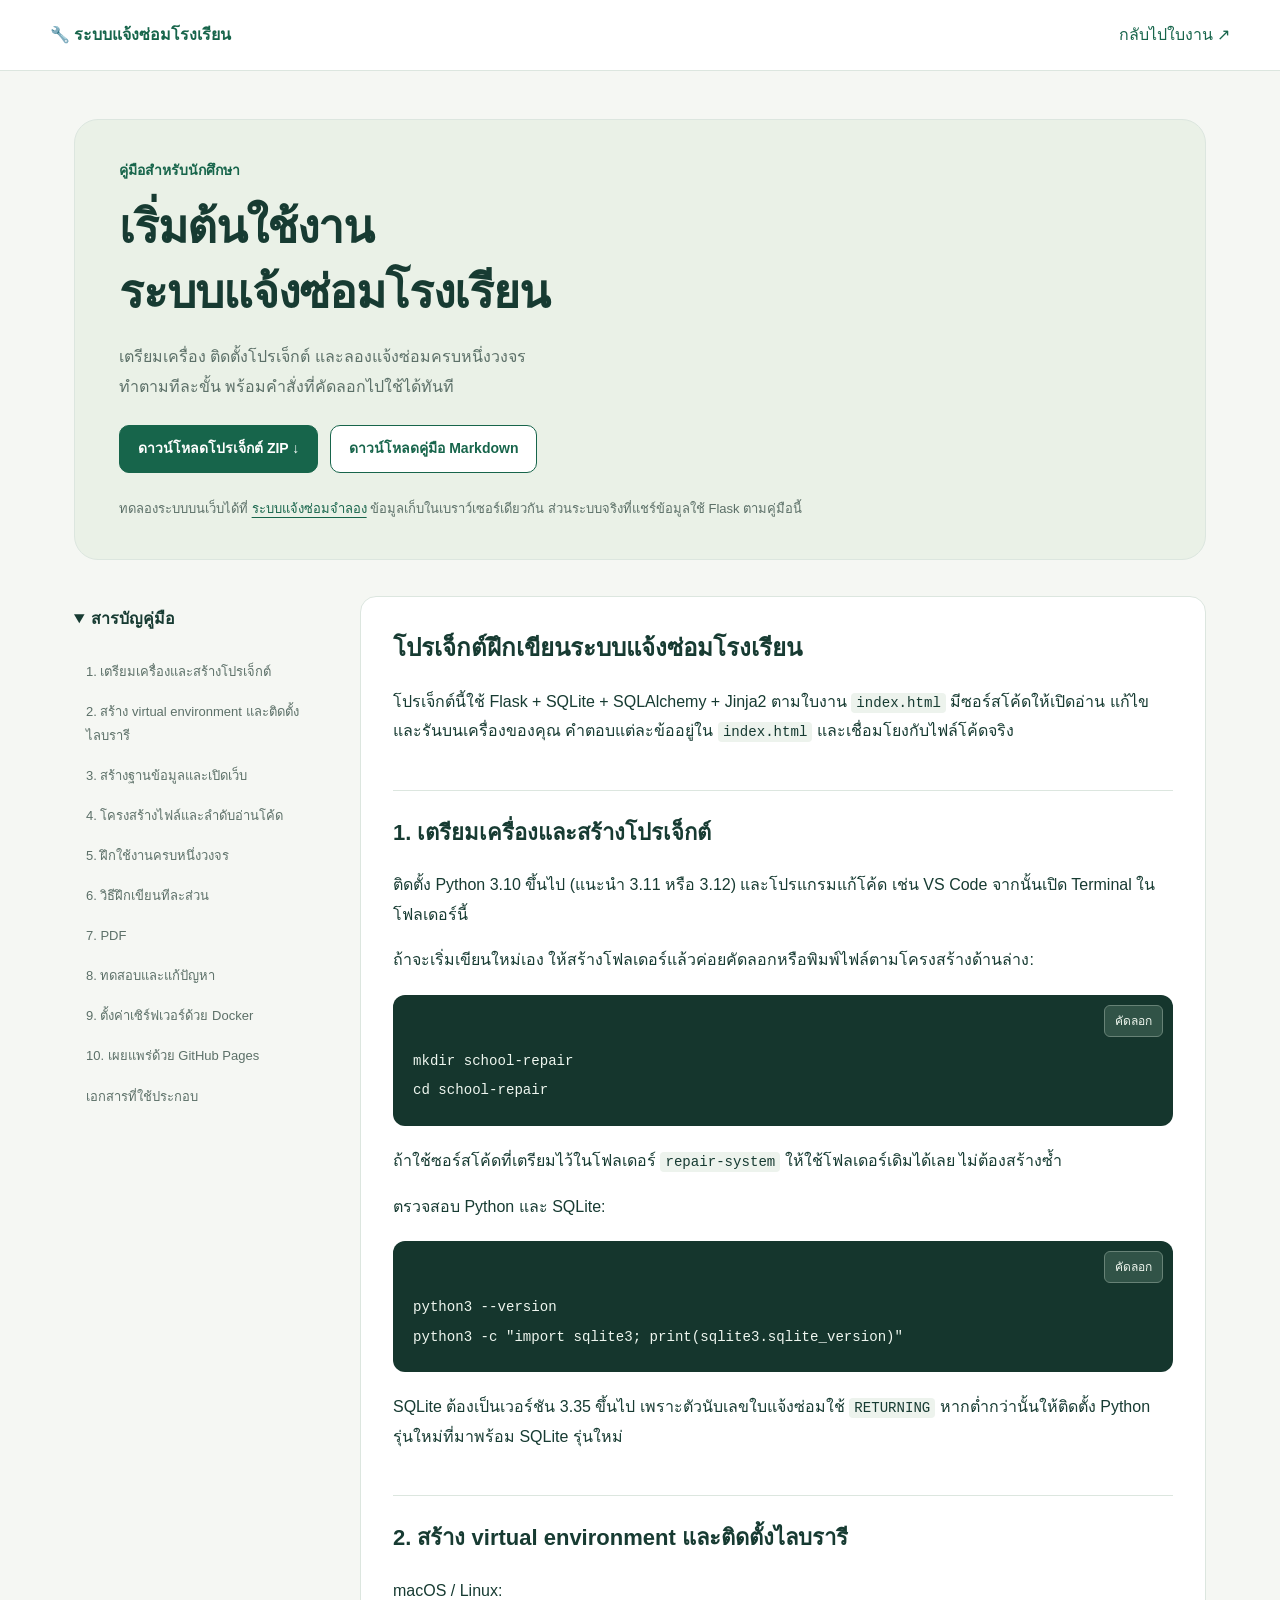
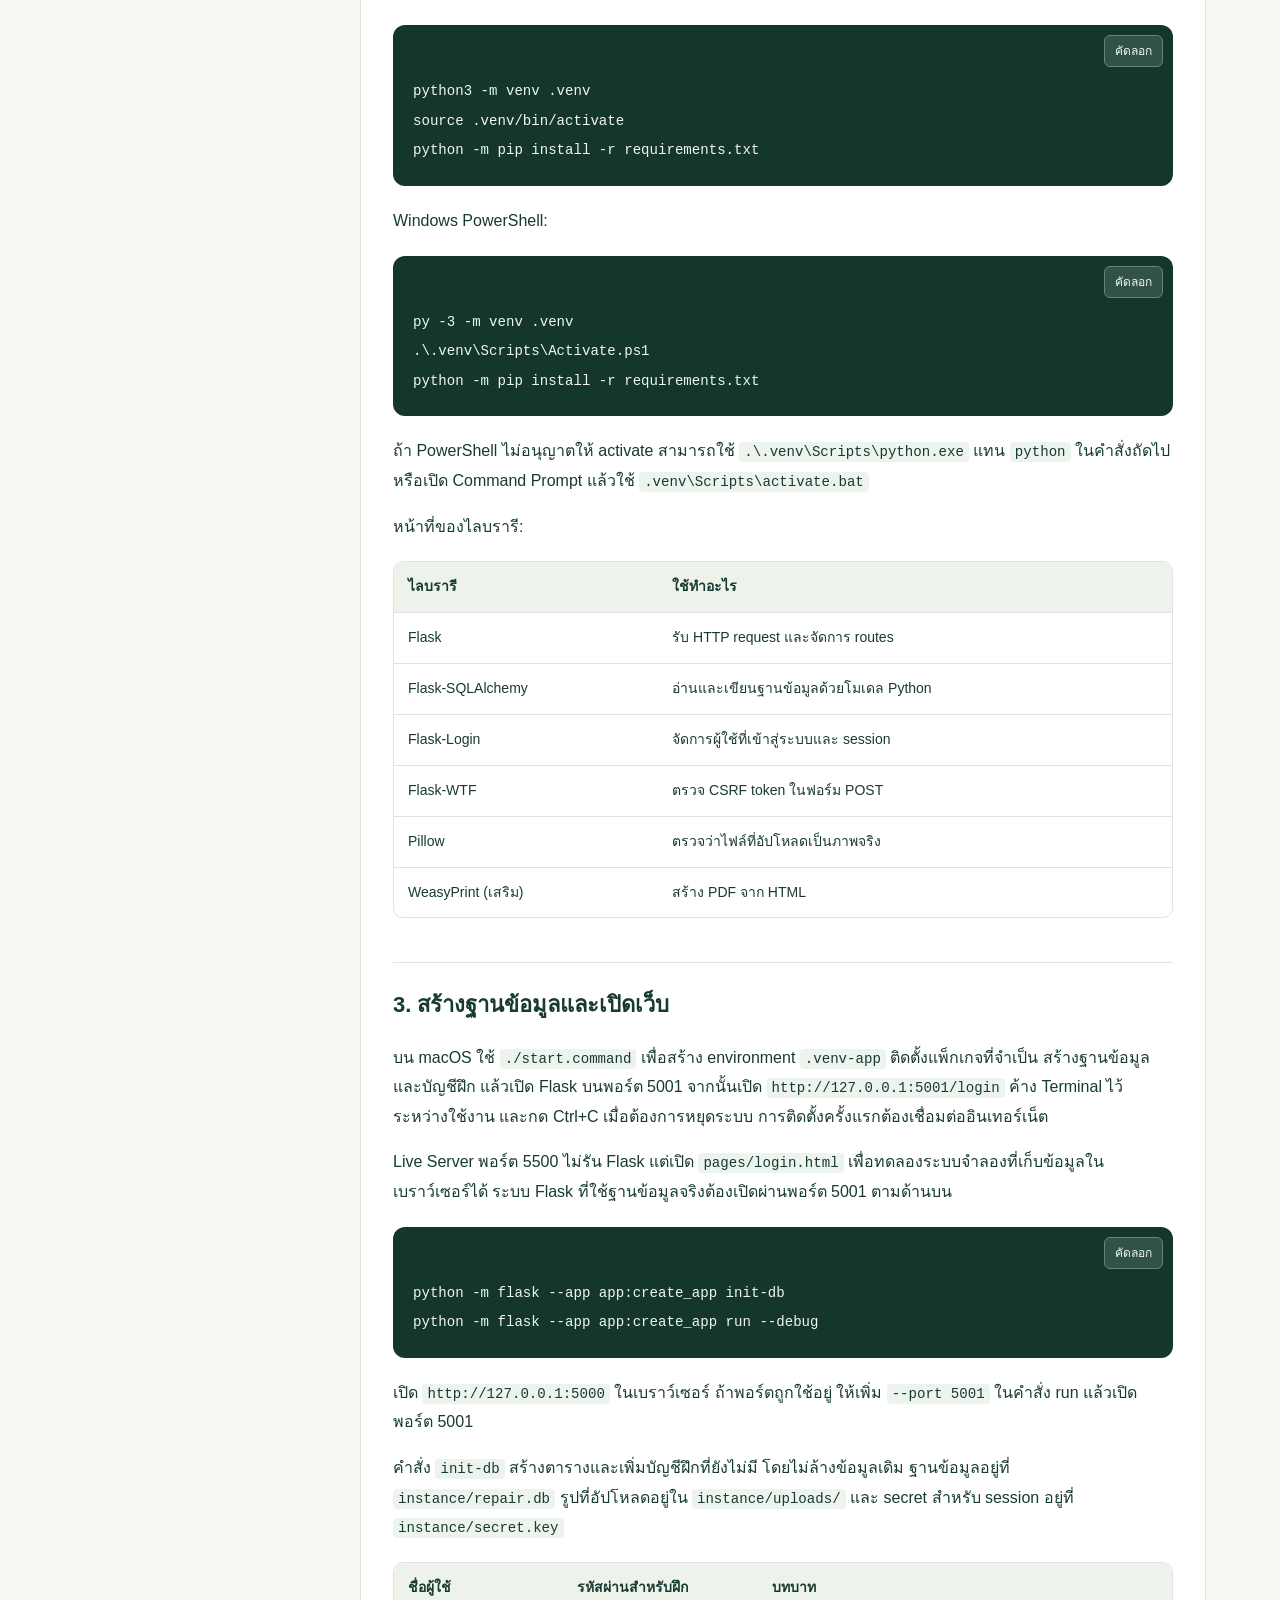
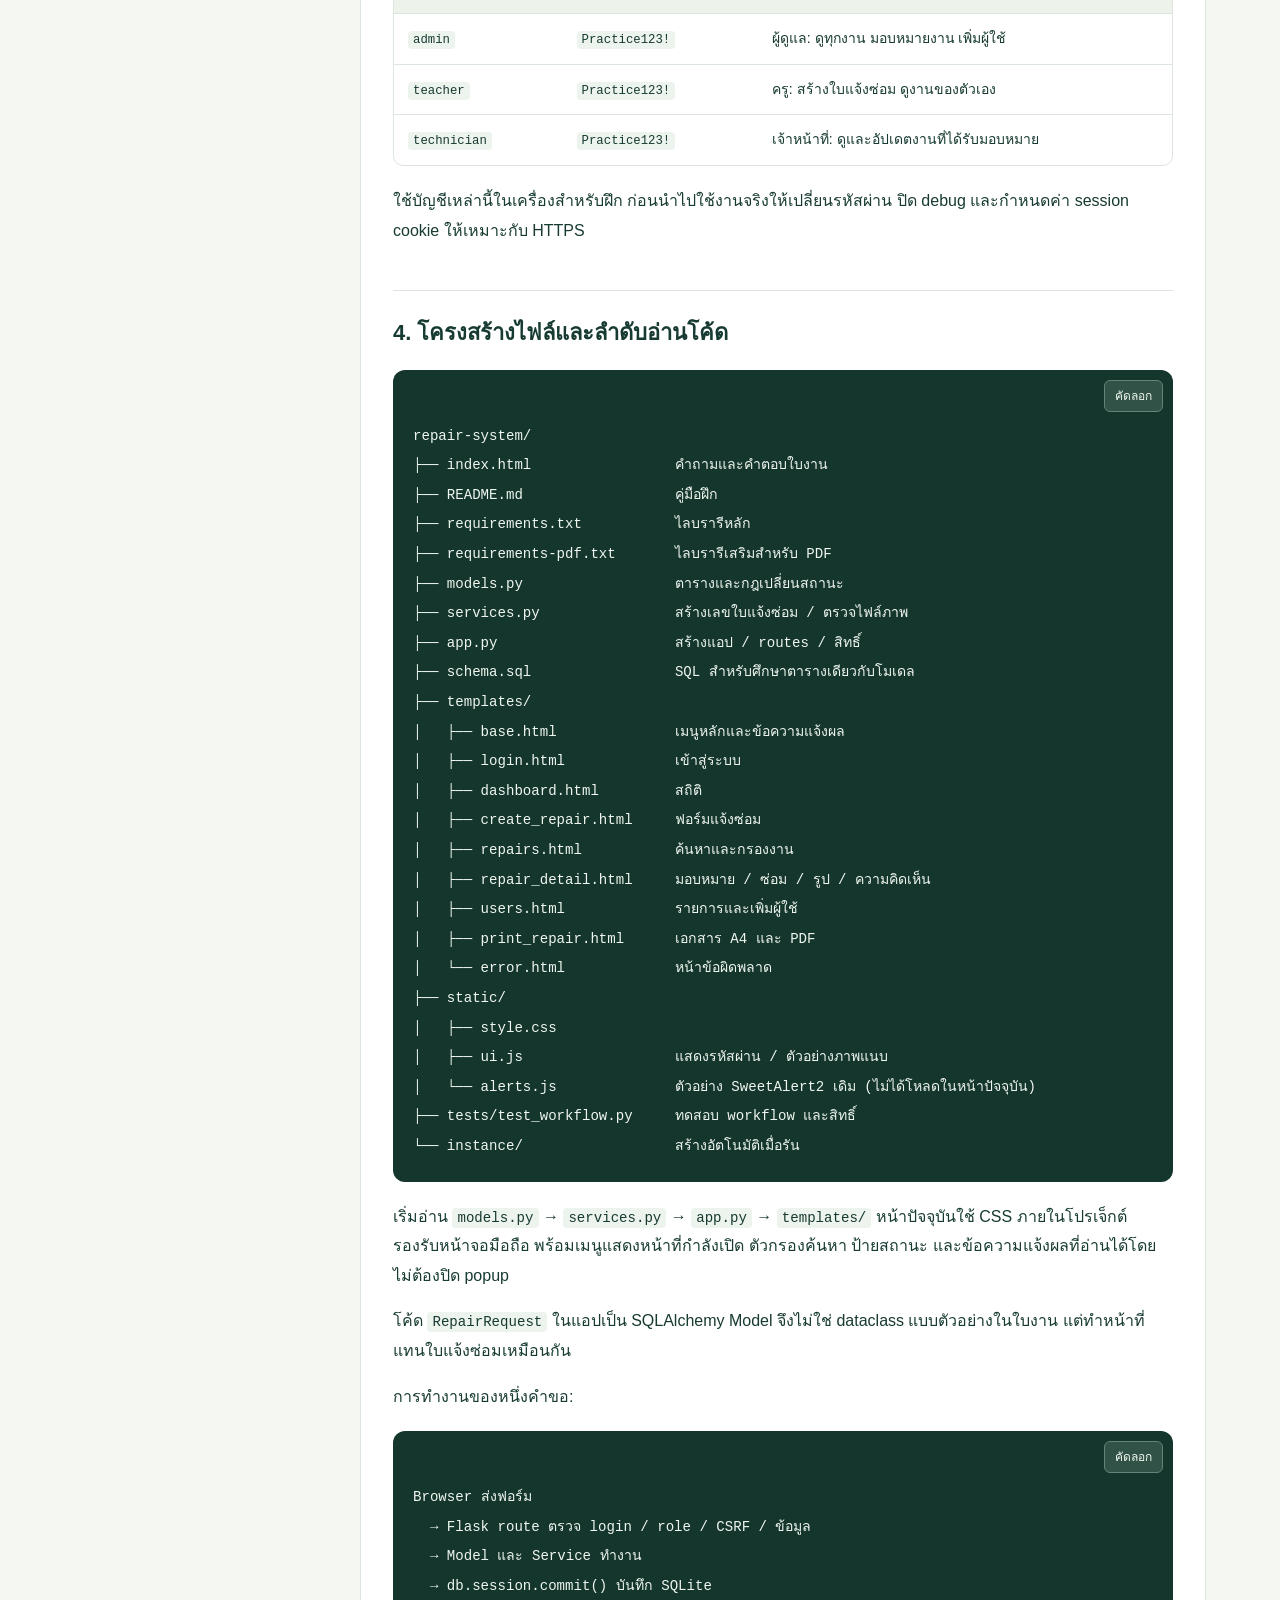
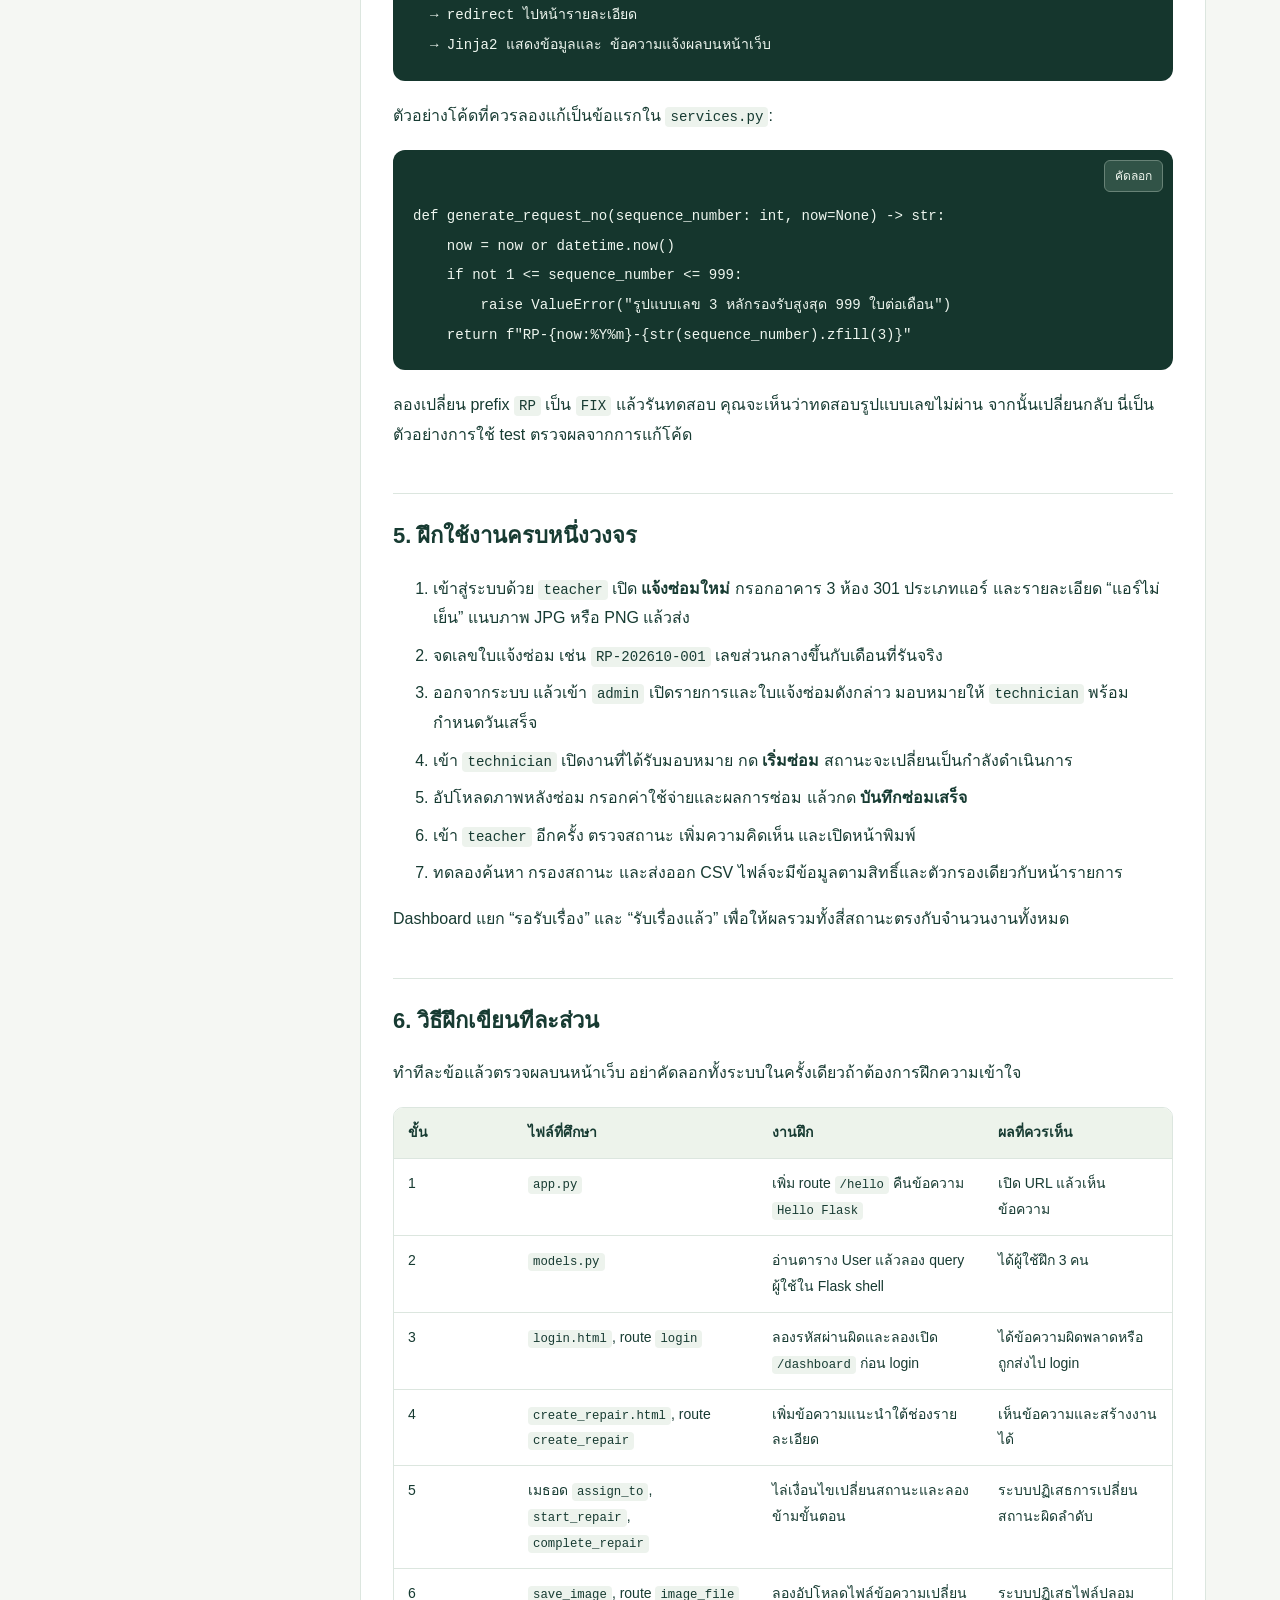
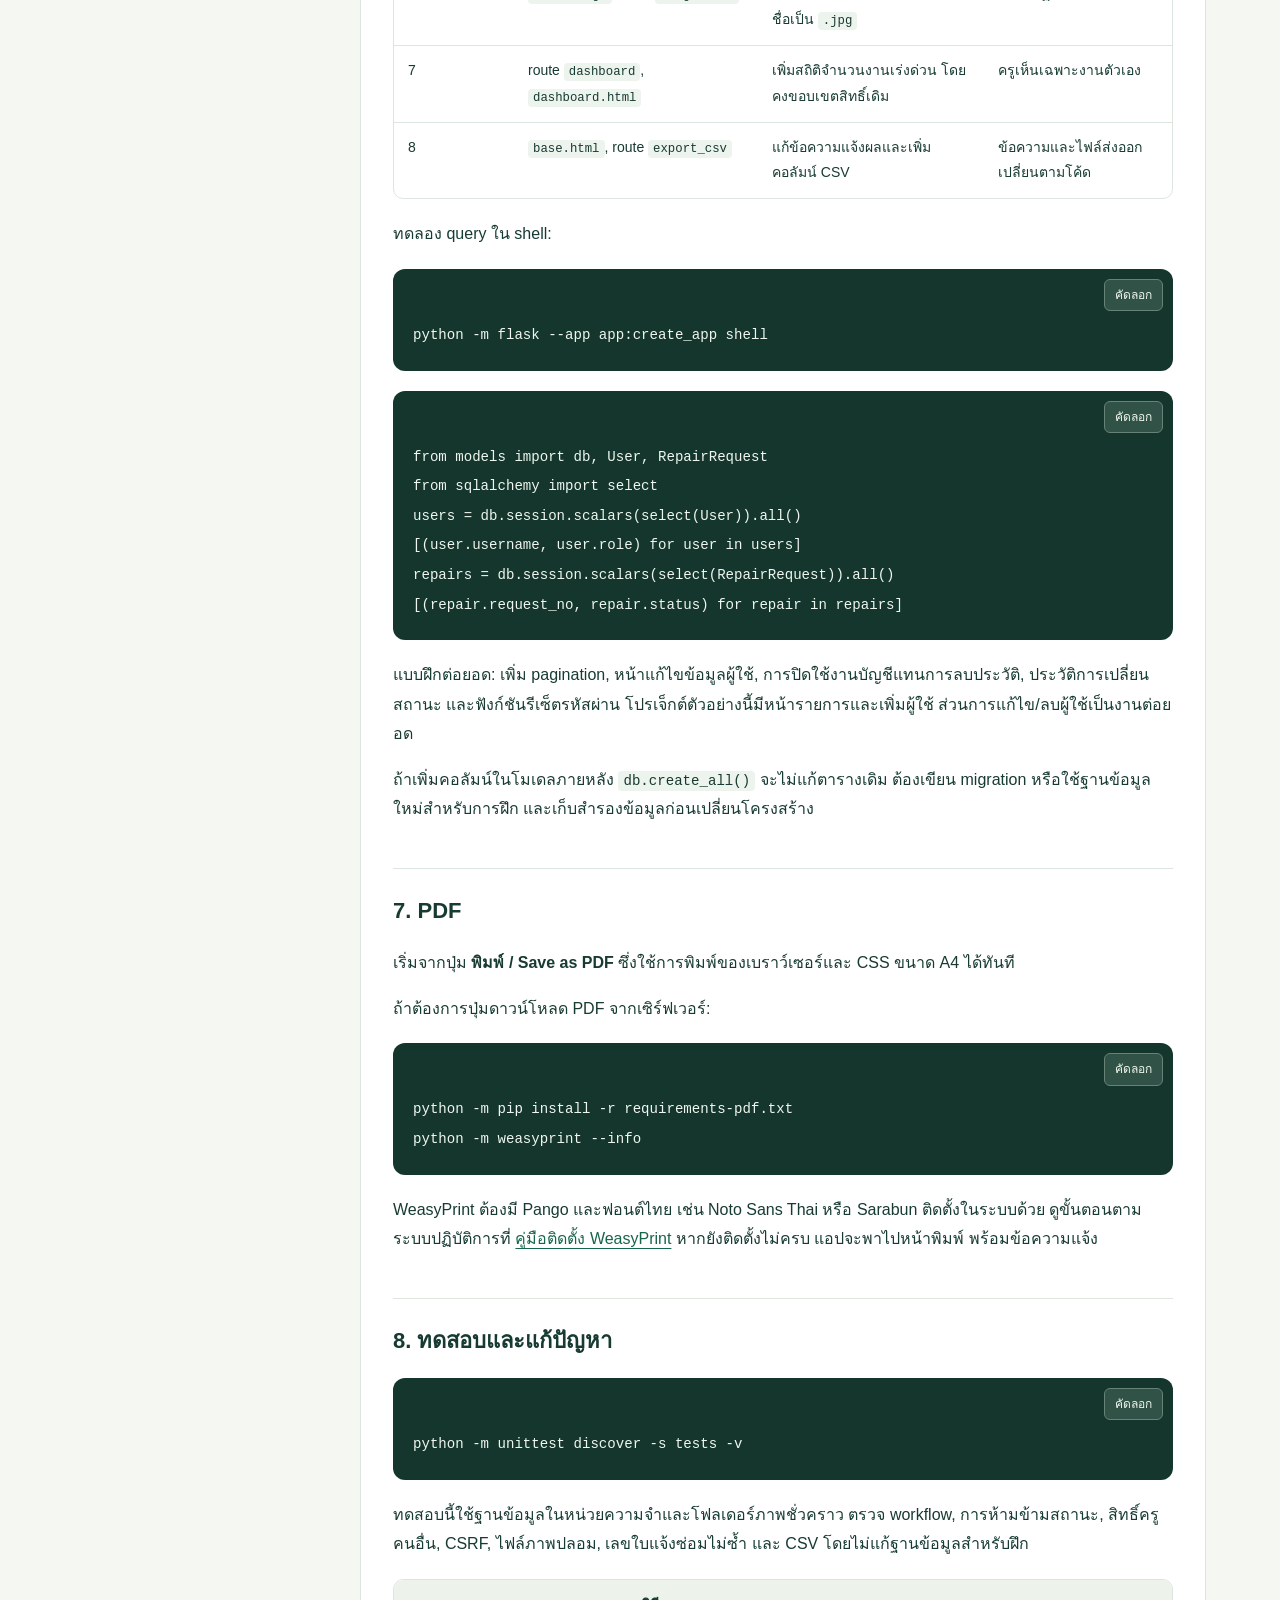
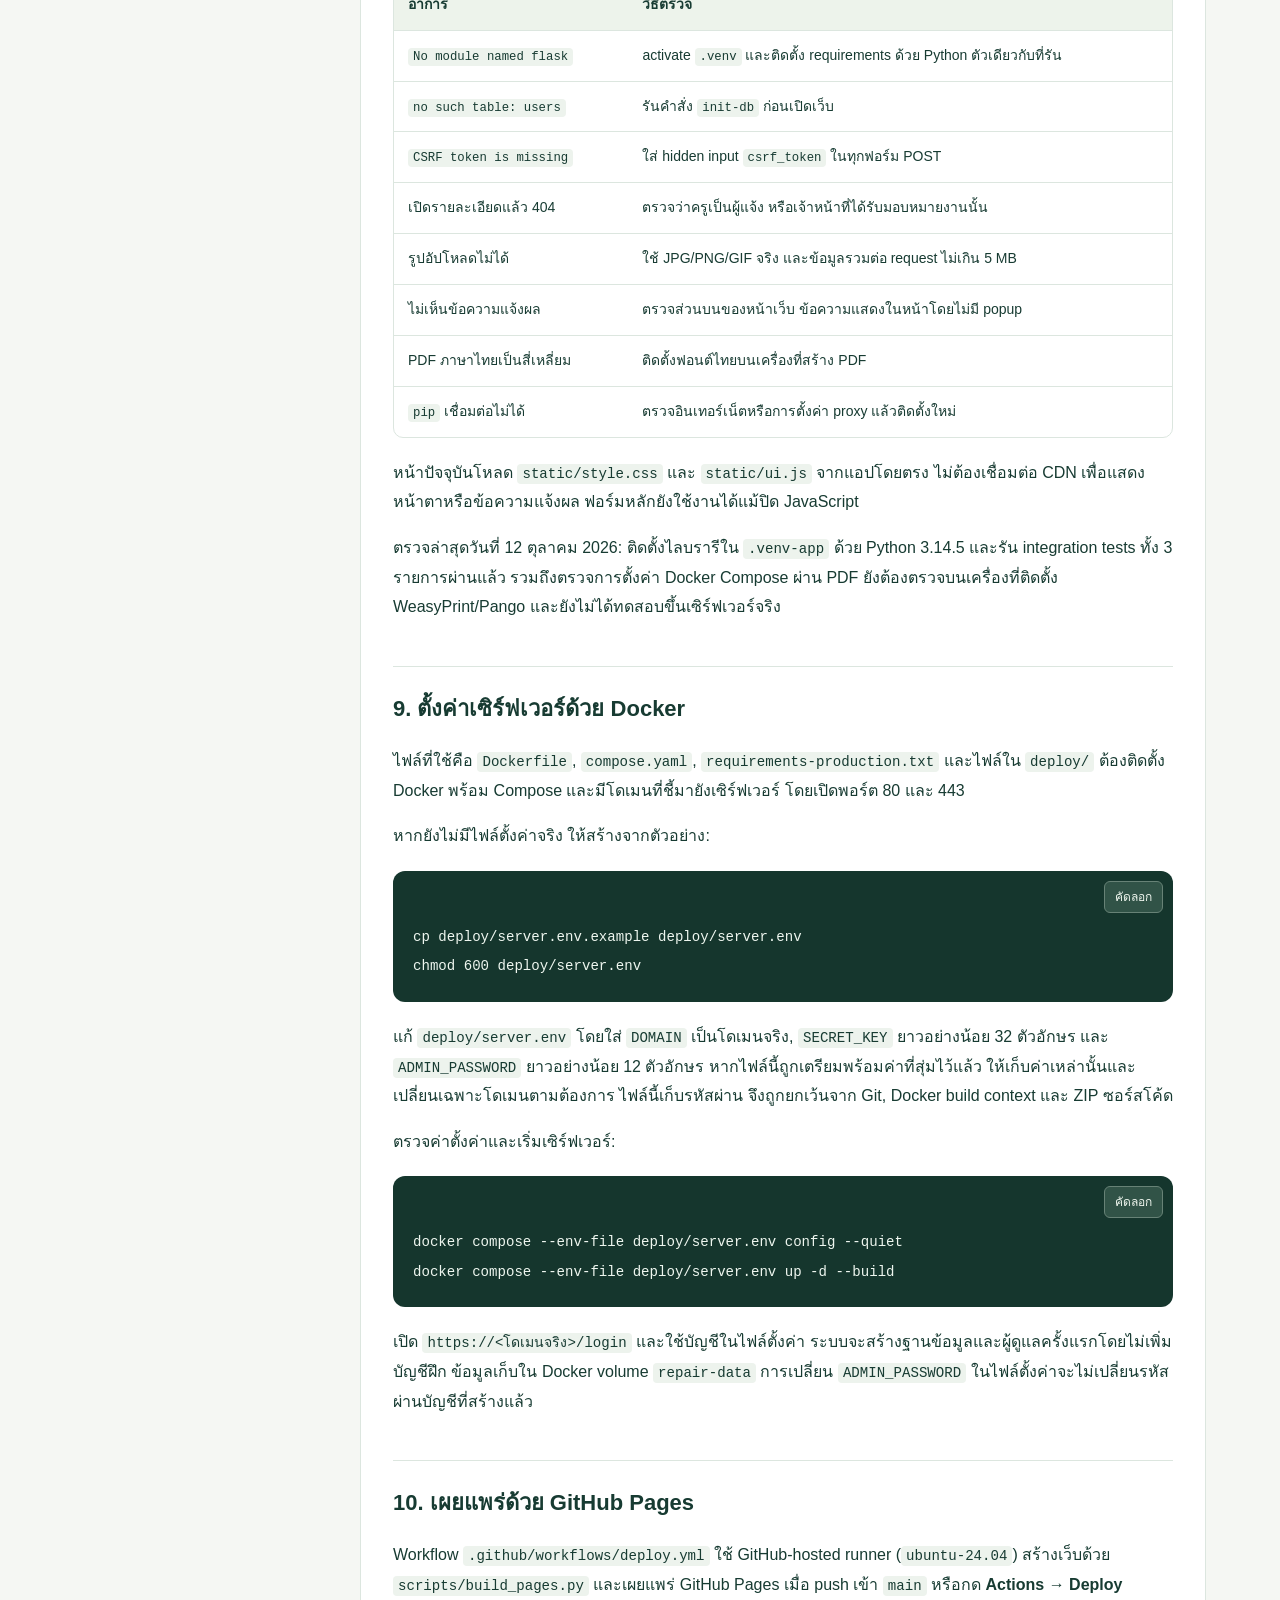
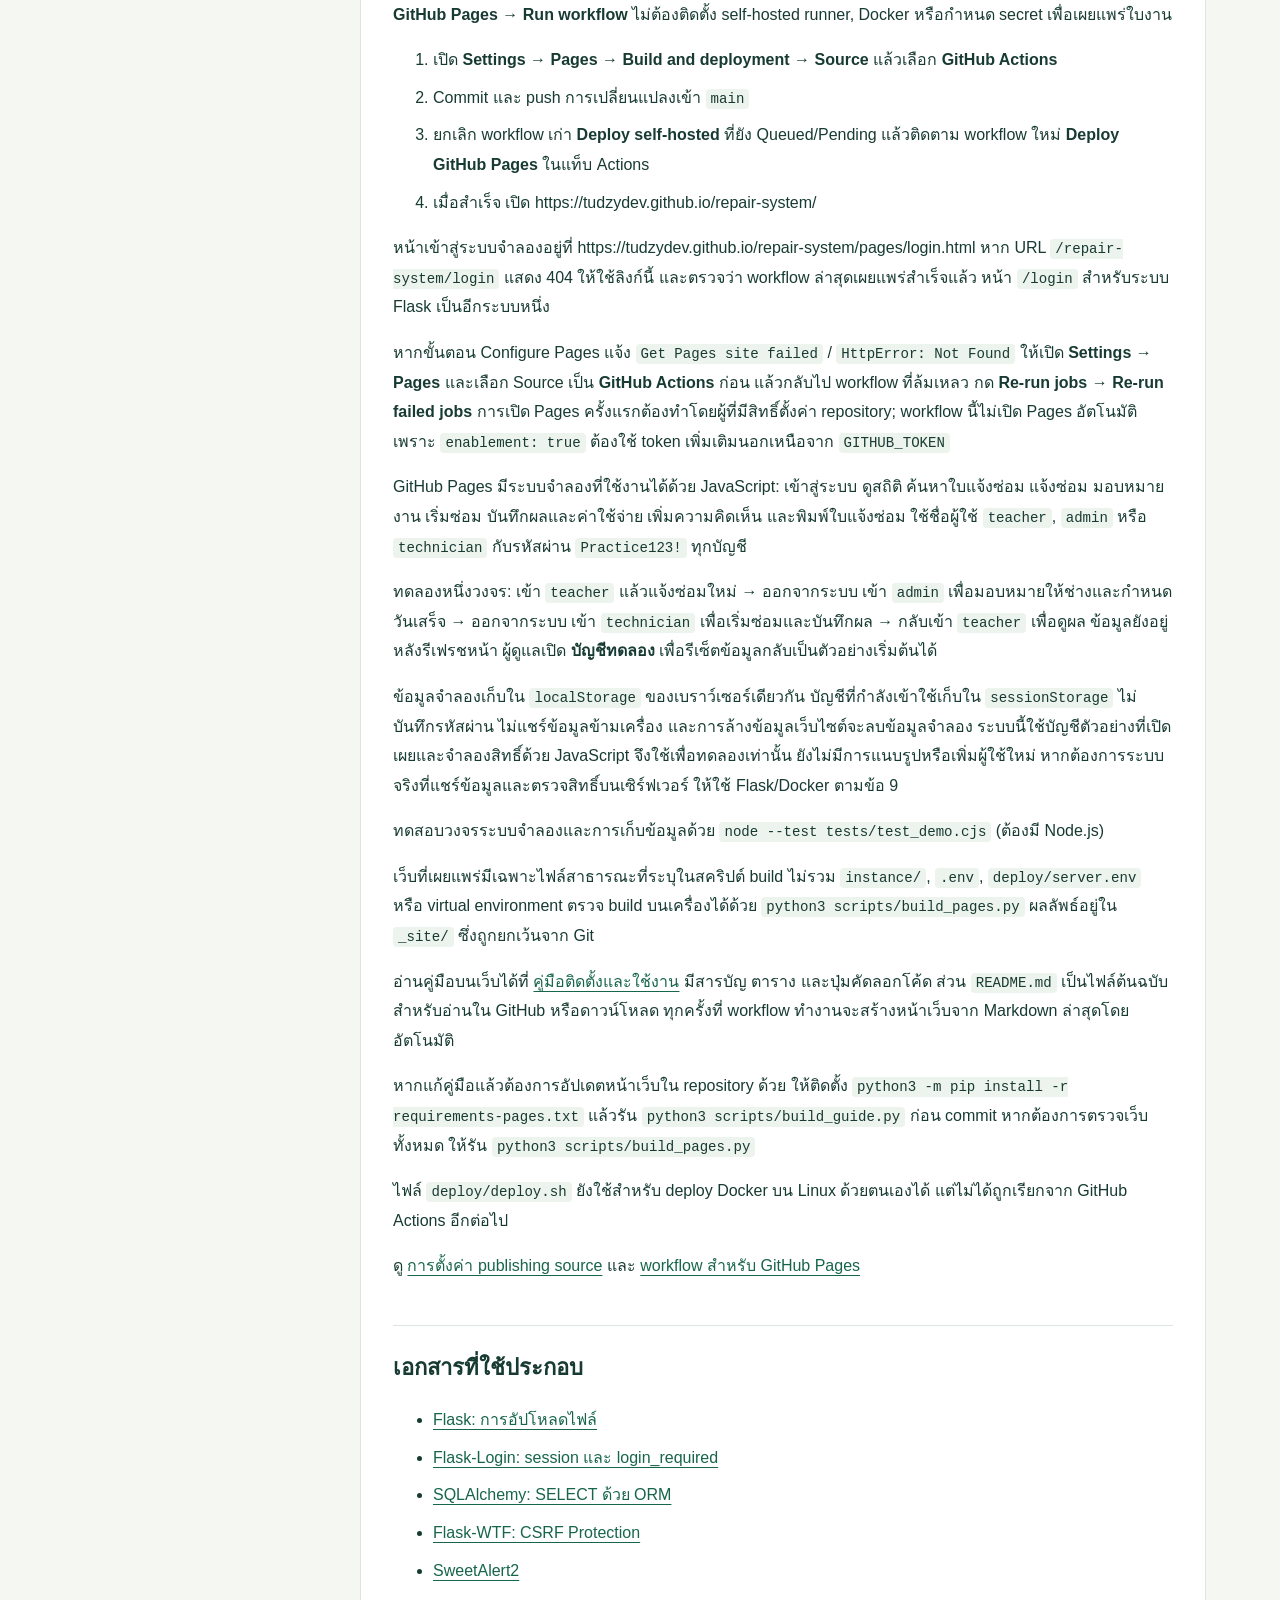
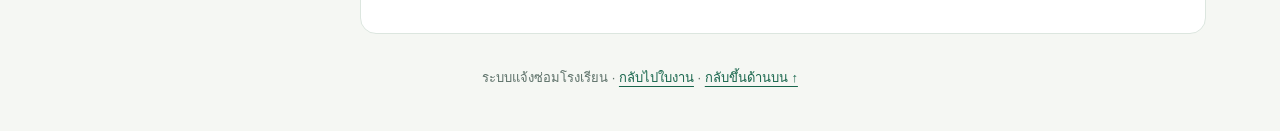
<file: README.html>
<!doctype html>
<html lang="th">
<head>
  <meta charset="utf-8">
  <meta name="viewport" content="width=device-width, initial-scale=1">
  <meta name="description" content="คู่มือติดตั้งและใช้งานระบบแจ้งซ่อมโรงเรียน ตั้งแต่เตรียมเครื่องจนถึงทดลองใช้งาน Flask">
  <title>คู่มือเริ่มต้น · ระบบแจ้งซ่อมโรงเรียน</title>
  <link rel="stylesheet" href="static/guide.css">
  <script src="static/guide.js" defer></script>
</head>
<body>
  <a class="skip-link" href="#guide-content">ข้ามไปเนื้อหาคู่มือ</a>
  <header class="guide-header">
    <a class="brand" href="./">🔧 ระบบแจ้งซ่อมโรงเรียน</a>
    <a href="./">กลับไปใบงาน <span aria-hidden="true">↗</span></a>
  </header>
  <main class="guide-shell">
    <section class="hero" aria-labelledby="guide-title">
      <p class="eyebrow">คู่มือสำหรับนักศึกษา</p>
      <h1 id="guide-title">เริ่มต้นใช้งาน<br>ระบบแจ้งซ่อมโรงเรียน</h1>
      <p class="hero-description">เตรียมเครื่อง ติดตั้งโปรเจ็กต์ และลองแจ้งซ่อมครบหนึ่งวงจร<br>ทำตามทีละขั้น พร้อมคำสั่งที่คัดลอกไปใช้ได้ทันที</p>
      <div class="hero-actions">
        <a class="button primary" href="school-repair-source.zip" download>ดาวน์โหลดโปรเจ็กต์ ZIP ↓</a>
        <a class="button secondary" href="README.md" download>ดาวน์โหลดคู่มือ Markdown</a>
      </div>
      <p class="notice">ทดลองระบบบนเว็บได้ที่ <a href="pages/login.html">ระบบแจ้งซ่อมจำลอง</a> ข้อมูลเก็บในเบราว์เซอร์เดียวกัน ส่วนระบบจริงที่แชร์ข้อมูลใช้ Flask ตามคู่มือนี้</p>
    </section>
    <div class="guide-layout">
      <aside class="guide-sidebar">
        <details open>
          <summary>สารบัญคู่มือ</summary>
          <nav aria-label="สารบัญคู่มือ"><div class="toc">
<ul>
<li><a href="#1">1. เตรียมเครื่องและสร้างโปรเจ็กต์</a></li>
<li><a href="#2-virtual-environment">2. สร้าง virtual environment และติดตั้งไลบรารี</a></li>
<li><a href="#3">3. สร้างฐานข้อมูลและเปิดเว็บ</a></li>
<li><a href="#4">4. โครงสร้างไฟล์และลำดับอ่านโค้ด</a></li>
<li><a href="#5">5. ฝึกใช้งานครบหนึ่งวงจร</a></li>
<li><a href="#6">6. วิธีฝึกเขียนทีละส่วน</a></li>
<li><a href="#7-pdf">7. PDF</a></li>
<li><a href="#8">8. ทดสอบและแก้ปัญหา</a></li>
<li><a href="#9-docker">9. ตั้งค่าเซิร์ฟเวอร์ด้วย Docker</a></li>
<li><a href="#10-github-pages">10. เผยแพร่ด้วย GitHub Pages</a></li>
<li><a href="#_2">เอกสารที่ใช้ประกอบ</a></li>
</ul>
</div>
</nav>
        </details>
      </aside>
      <article class="guide-content" id="guide-content" tabindex="-1"><h1 id="_1">โปรเจ็กต์ฝึกเขียนระบบแจ้งซ่อมโรงเรียน</h1>
<p>โปรเจ็กต์นี้ใช้ Flask + SQLite + SQLAlchemy + Jinja2 ตามใบงาน <code>index.html</code> มีซอร์สโค้ดให้เปิดอ่าน แก้ไข และรันบนเครื่องของคุณ คำตอบแต่ละข้ออยู่ใน <code>index.html</code> และเชื่อมโยงกับไฟล์โค้ดจริง</p>
<h2 id="1">1. เตรียมเครื่องและสร้างโปรเจ็กต์</h2>
<p>ติดตั้ง Python 3.10 ขึ้นไป (แนะนำ 3.11 หรือ 3.12) และโปรแกรมแก้โค้ด เช่น VS Code จากนั้นเปิด Terminal ในโฟลเดอร์นี้</p>
<p>ถ้าจะเริ่มเขียนใหม่เอง ให้สร้างโฟลเดอร์แล้วค่อยคัดลอกหรือพิมพ์ไฟล์ตามโครงสร้างด้านล่าง:</p>
<pre><code class="language-sh">mkdir school-repair
cd school-repair
</code></pre>
<p>ถ้าใช้ซอร์สโค้ดที่เตรียมไว้ในโฟลเดอร์ <code>repair-system</code> ให้ใช้โฟลเดอร์เดิมได้เลย ไม่ต้องสร้างซ้ำ</p>
<p>ตรวจสอบ Python และ SQLite:</p>
<pre><code class="language-sh">python3 --version
python3 -c &quot;import sqlite3; print(sqlite3.sqlite_version)&quot;
</code></pre>
<p>SQLite ต้องเป็นเวอร์ชัน 3.35 ขึ้นไป เพราะตัวนับเลขใบแจ้งซ่อมใช้ <code>RETURNING</code> หากต่ำกว่านั้นให้ติดตั้ง Python รุ่นใหม่ที่มาพร้อม SQLite รุ่นใหม่</p>
<h2 id="2-virtual-environment">2. สร้าง virtual environment และติดตั้งไลบรารี</h2>
<p>macOS / Linux:</p>
<pre><code class="language-sh">python3 -m venv .venv
source .venv/bin/activate
python -m pip install -r requirements.txt
</code></pre>
<p>Windows PowerShell:</p>
<pre><code class="language-powershell">py -3 -m venv .venv
.\.venv\Scripts\Activate.ps1
python -m pip install -r requirements.txt
</code></pre>
<p>ถ้า PowerShell ไม่อนุญาตให้ activate สามารถใช้ <code>.\.venv\Scripts\python.exe</code> แทน <code>python</code> ในคำสั่งถัดไป หรือเปิด Command Prompt แล้วใช้ <code>.venv\Scripts\activate.bat</code></p>
<p>หน้าที่ของไลบรารี:</p>
<table>
<thead>
<tr>
<th>ไลบรารี</th>
<th>ใช้ทำอะไร</th>
</tr>
</thead>
<tbody>
<tr>
<td>Flask</td>
<td>รับ HTTP request และจัดการ routes</td>
</tr>
<tr>
<td>Flask-SQLAlchemy</td>
<td>อ่านและเขียนฐานข้อมูลด้วยโมเดล Python</td>
</tr>
<tr>
<td>Flask-Login</td>
<td>จัดการผู้ใช้ที่เข้าสู่ระบบและ session</td>
</tr>
<tr>
<td>Flask-WTF</td>
<td>ตรวจ CSRF token ในฟอร์ม POST</td>
</tr>
<tr>
<td>Pillow</td>
<td>ตรวจว่าไฟล์ที่อัปโหลดเป็นภาพจริง</td>
</tr>
<tr>
<td>WeasyPrint (เสริม)</td>
<td>สร้าง PDF จาก HTML</td>
</tr>
</tbody>
</table>
<h2 id="3">3. สร้างฐานข้อมูลและเปิดเว็บ</h2>
<p>บน macOS ใช้ <code>./start.command</code> เพื่อสร้าง environment <code>.venv-app</code> ติดตั้งแพ็กเกจที่จำเป็น สร้างฐานข้อมูลและบัญชีฝึก แล้วเปิด Flask บนพอร์ต 5001 จากนั้นเปิด <code>http://127.0.0.1:5001/login</code> ค้าง Terminal ไว้ระหว่างใช้งาน และกด Ctrl+C เมื่อต้องการหยุดระบบ การติดตั้งครั้งแรกต้องเชื่อมต่ออินเทอร์เน็ต</p>
<p>Live Server พอร์ต 5500 ไม่รัน Flask แต่เปิด <code>pages/login.html</code> เพื่อทดลองระบบจำลองที่เก็บข้อมูลในเบราว์เซอร์ได้ ระบบ Flask ที่ใช้ฐานข้อมูลจริงต้องเปิดผ่านพอร์ต 5001 ตามด้านบน</p>
<pre><code class="language-sh">python -m flask --app app:create_app init-db
python -m flask --app app:create_app run --debug
</code></pre>
<p>เปิด <code>http://127.0.0.1:5000</code> ในเบราว์เซอร์ ถ้าพอร์ตถูกใช้อยู่ ให้เพิ่ม <code>--port 5001</code> ในคำสั่ง run แล้วเปิดพอร์ต 5001</p>
<p>คำสั่ง <code>init-db</code> สร้างตารางและเพิ่มบัญชีฝึกที่ยังไม่มี โดยไม่ล้างข้อมูลเดิม ฐานข้อมูลอยู่ที่ <code>instance/repair.db</code> รูปที่อัปโหลดอยู่ใน <code>instance/uploads/</code> และ secret สำหรับ session อยู่ที่ <code>instance/secret.key</code></p>
<table>
<thead>
<tr>
<th>ชื่อผู้ใช้</th>
<th>รหัสผ่านสำหรับฝึก</th>
<th>บทบาท</th>
</tr>
</thead>
<tbody>
<tr>
<td><code>admin</code></td>
<td><code>Practice123!</code></td>
<td>ผู้ดูแล: ดูทุกงาน มอบหมายงาน เพิ่มผู้ใช้</td>
</tr>
<tr>
<td><code>teacher</code></td>
<td><code>Practice123!</code></td>
<td>ครู: สร้างใบแจ้งซ่อม ดูงานของตัวเอง</td>
</tr>
<tr>
<td><code>technician</code></td>
<td><code>Practice123!</code></td>
<td>เจ้าหน้าที่: ดูและอัปเดตงานที่ได้รับมอบหมาย</td>
</tr>
</tbody>
</table>
<p>ใช้บัญชีเหล่านี้ในเครื่องสำหรับฝึก ก่อนนำไปใช้งานจริงให้เปลี่ยนรหัสผ่าน ปิด debug และกำหนดค่า session cookie ให้เหมาะกับ HTTPS</p>
<h2 id="4">4. โครงสร้างไฟล์และลำดับอ่านโค้ด</h2>
<pre><code class="language-text">repair-system/
├── index.html                 คำถามและคำตอบใบงาน
├── README.md                  คู่มือฝึก
├── requirements.txt           ไลบรารีหลัก
├── requirements-pdf.txt       ไลบรารีเสริมสำหรับ PDF
├── models.py                  ตารางและกฎเปลี่ยนสถานะ
├── services.py                สร้างเลขใบแจ้งซ่อม / ตรวจไฟล์ภาพ
├── app.py                     สร้างแอป / routes / สิทธิ์
├── schema.sql                 SQL สำหรับศึกษาตารางเดียวกับโมเดล
├── templates/
│   ├── base.html              เมนูหลักและข้อความแจ้งผล
│   ├── login.html             เข้าสู่ระบบ
│   ├── dashboard.html         สถิติ
│   ├── create_repair.html     ฟอร์มแจ้งซ่อม
│   ├── repairs.html           ค้นหาและกรองงาน
│   ├── repair_detail.html     มอบหมาย / ซ่อม / รูป / ความคิดเห็น
│   ├── users.html             รายการและเพิ่มผู้ใช้
│   ├── print_repair.html      เอกสาร A4 และ PDF
│   └── error.html             หน้าข้อผิดพลาด
├── static/
│   ├── style.css
│   ├── ui.js                  แสดงรหัสผ่าน / ตัวอย่างภาพแนบ
│   └── alerts.js              ตัวอย่าง SweetAlert2 เดิม (ไม่ได้โหลดในหน้าปัจจุบัน)
├── tests/test_workflow.py     ทดสอบ workflow และสิทธิ์
└── instance/                  สร้างอัตโนมัติเมื่อรัน
</code></pre>
<p>เริ่มอ่าน <code>models.py</code> → <code>services.py</code> → <code>app.py</code> → <code>templates/</code> หน้าปัจจุบันใช้ CSS ภายในโปรเจ็กต์ รองรับหน้าจอมือถือ พร้อมเมนูแสดงหน้าที่กำลังเปิด ตัวกรองค้นหา ป้ายสถานะ และข้อความแจ้งผลที่อ่านได้โดยไม่ต้องปิด popup</p>
<p>โค้ด <code>RepairRequest</code> ในแอปเป็น SQLAlchemy Model จึงไม่ใช่ dataclass แบบตัวอย่างในใบงาน แต่ทำหน้าที่แทนใบแจ้งซ่อมเหมือนกัน</p>
<p>การทำงานของหนึ่งคำขอ:</p>
<pre><code class="language-text">Browser ส่งฟอร์ม
  → Flask route ตรวจ login / role / CSRF / ข้อมูล
  → Model และ Service ทำงาน
  → db.session.commit() บันทึก SQLite
  → redirect ไปหน้ารายละเอียด
  → Jinja2 แสดงข้อมูลและ ข้อความแจ้งผลบนหน้าเว็บ
</code></pre>
<p>ตัวอย่างโค้ดที่ควรลองแก้เป็นข้อแรกใน <code>services.py</code>:</p>
<pre><code class="language-python">def generate_request_no(sequence_number: int, now=None) -&gt; str:
    now = now or datetime.now()
    if not 1 &lt;= sequence_number &lt;= 999:
        raise ValueError(&quot;รูปแบบเลข 3 หลักรองรับสูงสุด 999 ใบต่อเดือน&quot;)
    return f&quot;RP-{now:%Y%m}-{str(sequence_number).zfill(3)}&quot;
</code></pre>
<p>ลองเปลี่ยน prefix <code>RP</code> เป็น <code>FIX</code> แล้วรันทดสอบ คุณจะเห็นว่าทดสอบรูปแบบเลขไม่ผ่าน จากนั้นเปลี่ยนกลับ นี่เป็นตัวอย่างการใช้ test ตรวจผลจากการแก้โค้ด</p>
<h2 id="5">5. ฝึกใช้งานครบหนึ่งวงจร</h2>
<ol>
<li>เข้าสู่ระบบด้วย <code>teacher</code> เปิด <strong>แจ้งซ่อมใหม่</strong> กรอกอาคาร 3 ห้อง 301 ประเภทแอร์ และรายละเอียด “แอร์ไม่เย็น” แนบภาพ JPG หรือ PNG แล้วส่ง</li>
<li>จดเลขใบแจ้งซ่อม เช่น <code>RP-202610-001</code> เลขส่วนกลางขึ้นกับเดือนที่รันจริง</li>
<li>ออกจากระบบ แล้วเข้า <code>admin</code> เปิดรายการและใบแจ้งซ่อมดังกล่าว มอบหมายให้ <code>technician</code> พร้อมกำหนดวันเสร็จ</li>
<li>เข้า <code>technician</code> เปิดงานที่ได้รับมอบหมาย กด <strong>เริ่มซ่อม</strong> สถานะจะเปลี่ยนเป็นกำลังดำเนินการ</li>
<li>อัปโหลดภาพหลังซ่อม กรอกค่าใช้จ่ายและผลการซ่อม แล้วกด <strong>บันทึกซ่อมเสร็จ</strong></li>
<li>เข้า <code>teacher</code> อีกครั้ง ตรวจสถานะ เพิ่มความคิดเห็น และเปิดหน้าพิมพ์</li>
<li>ทดลองค้นหา กรองสถานะ และส่งออก CSV ไฟล์จะมีข้อมูลตามสิทธิ์และตัวกรองเดียวกับหน้ารายการ</li>
</ol>
<p>Dashboard แยก “รอรับเรื่อง” และ “รับเรื่องแล้ว” เพื่อให้ผลรวมทั้งสี่สถานะตรงกับจำนวนงานทั้งหมด</p>
<h2 id="6">6. วิธีฝึกเขียนทีละส่วน</h2>
<p>ทำทีละข้อแล้วตรวจผลบนหน้าเว็บ อย่าคัดลอกทั้งระบบในครั้งเดียวถ้าต้องการฝึกความเข้าใจ</p>
<table>
<thead>
<tr>
<th>ขั้น</th>
<th>ไฟล์ที่ศึกษา</th>
<th>งานฝึก</th>
<th>ผลที่ควรเห็น</th>
</tr>
</thead>
<tbody>
<tr>
<td>1</td>
<td><code>app.py</code></td>
<td>เพิ่ม route <code>/hello</code> คืนข้อความ <code>Hello Flask</code></td>
<td>เปิด URL แล้วเห็นข้อความ</td>
</tr>
<tr>
<td>2</td>
<td><code>models.py</code></td>
<td>อ่านตาราง User แล้วลอง query ผู้ใช้ใน Flask shell</td>
<td>ได้ผู้ใช้ฝึก 3 คน</td>
</tr>
<tr>
<td>3</td>
<td><code>login.html</code>, route <code>login</code></td>
<td>ลองรหัสผ่านผิดและลองเปิด <code>/dashboard</code> ก่อน login</td>
<td>ได้ข้อความผิดพลาดหรือถูกส่งไป login</td>
</tr>
<tr>
<td>4</td>
<td><code>create_repair.html</code>, route <code>create_repair</code></td>
<td>เพิ่มข้อความแนะนำใต้ช่องรายละเอียด</td>
<td>เห็นข้อความและสร้างงานได้</td>
</tr>
<tr>
<td>5</td>
<td>เมธอด <code>assign_to</code>, <code>start_repair</code>, <code>complete_repair</code></td>
<td>ไล่เงื่อนไขเปลี่ยนสถานะและลองข้ามขั้นตอน</td>
<td>ระบบปฏิเสธการเปลี่ยนสถานะผิดลำดับ</td>
</tr>
<tr>
<td>6</td>
<td><code>save_image</code>, route <code>image_file</code></td>
<td>ลองอัปโหลดไฟล์ข้อความเปลี่ยนชื่อเป็น <code>.jpg</code></td>
<td>ระบบปฏิเสธไฟล์ปลอม</td>
</tr>
<tr>
<td>7</td>
<td>route <code>dashboard</code>, <code>dashboard.html</code></td>
<td>เพิ่มสถิติจำนวนงานเร่งด่วน โดยคงขอบเขตสิทธิ์เดิม</td>
<td>ครูเห็นเฉพาะงานตัวเอง</td>
</tr>
<tr>
<td>8</td>
<td><code>base.html</code>, route <code>export_csv</code></td>
<td>แก้ข้อความแจ้งผลและเพิ่มคอลัมน์ CSV</td>
<td>ข้อความและไฟล์ส่งออกเปลี่ยนตามโค้ด</td>
</tr>
</tbody>
</table>
<p>ทดลอง query ใน shell:</p>
<pre><code class="language-sh">python -m flask --app app:create_app shell
</code></pre>
<pre><code class="language-python">from models import db, User, RepairRequest
from sqlalchemy import select
users = db.session.scalars(select(User)).all()
[(user.username, user.role) for user in users]
repairs = db.session.scalars(select(RepairRequest)).all()
[(repair.request_no, repair.status) for repair in repairs]
</code></pre>
<p>แบบฝึกต่อยอด: เพิ่ม pagination, หน้าแก้ไขข้อมูลผู้ใช้, การปิดใช้งานบัญชีแทนการลบประวัติ, ประวัติการเปลี่ยนสถานะ และฟังก์ชันรีเซ็ตรหัสผ่าน โปรเจ็กต์ตัวอย่างนี้มีหน้ารายการและเพิ่มผู้ใช้ ส่วนการแก้ไข/ลบผู้ใช้เป็นงานต่อยอด</p>
<p>ถ้าเพิ่มคอลัมน์ในโมเดลภายหลัง <code>db.create_all()</code> จะไม่แก้ตารางเดิม ต้องเขียน migration หรือใช้ฐานข้อมูลใหม่สำหรับการฝึก และเก็บสำรองข้อมูลก่อนเปลี่ยนโครงสร้าง</p>
<h2 id="7-pdf">7. PDF</h2>
<p>เริ่มจากปุ่ม <strong>พิมพ์ / Save as PDF</strong> ซึ่งใช้การพิมพ์ของเบราว์เซอร์และ CSS ขนาด A4 ได้ทันที</p>
<p>ถ้าต้องการปุ่มดาวน์โหลด PDF จากเซิร์ฟเวอร์:</p>
<pre><code class="language-sh">python -m pip install -r requirements-pdf.txt
python -m weasyprint --info
</code></pre>
<p>WeasyPrint ต้องมี Pango และฟอนต์ไทย เช่น Noto Sans Thai หรือ Sarabun ติดตั้งในระบบด้วย ดูขั้นตอนตามระบบปฏิบัติการที่ <a href="https://doc.courtbouillon.org/weasyprint/stable/first_steps.html">คู่มือติดตั้ง WeasyPrint</a> หากยังติดตั้งไม่ครบ แอปจะพาไปหน้าพิมพ์ พร้อมข้อความแจ้ง</p>
<h2 id="8">8. ทดสอบและแก้ปัญหา</h2>
<pre><code class="language-sh">python -m unittest discover -s tests -v
</code></pre>
<p>ทดสอบนี้ใช้ฐานข้อมูลในหน่วยความจำและโฟลเดอร์ภาพชั่วคราว ตรวจ workflow, การห้ามข้ามสถานะ, สิทธิ์ครูคนอื่น, CSRF, ไฟล์ภาพปลอม, เลขใบแจ้งซ่อมไม่ซ้ำ และ CSV โดยไม่แก้ฐานข้อมูลสำหรับฝึก</p>
<table>
<thead>
<tr>
<th>อาการ</th>
<th>วิธีตรวจ</th>
</tr>
</thead>
<tbody>
<tr>
<td><code>No module named flask</code></td>
<td>activate <code>.venv</code> และติดตั้ง requirements ด้วย Python ตัวเดียวกับที่รัน</td>
</tr>
<tr>
<td><code>no such table: users</code></td>
<td>รันคำสั่ง <code>init-db</code> ก่อนเปิดเว็บ</td>
</tr>
<tr>
<td><code>CSRF token is missing</code></td>
<td>ใส่ hidden input <code>csrf_token</code> ในทุกฟอร์ม POST</td>
</tr>
<tr>
<td>เปิดรายละเอียดแล้ว 404</td>
<td>ตรวจว่าครูเป็นผู้แจ้ง หรือเจ้าหน้าที่ได้รับมอบหมายงานนั้น</td>
</tr>
<tr>
<td>รูปอัปโหลดไม่ได้</td>
<td>ใช้ JPG/PNG/GIF จริง และข้อมูลรวมต่อ request ไม่เกิน 5 MB</td>
</tr>
<tr>
<td>ไม่เห็นข้อความแจ้งผล</td>
<td>ตรวจส่วนบนของหน้าเว็บ ข้อความแสดงในหน้าโดยไม่มี popup</td>
</tr>
<tr>
<td>PDF ภาษาไทยเป็นสี่เหลี่ยม</td>
<td>ติดตั้งฟอนต์ไทยบนเครื่องที่สร้าง PDF</td>
</tr>
<tr>
<td><code>pip</code> เชื่อมต่อไม่ได้</td>
<td>ตรวจอินเทอร์เน็ตหรือการตั้งค่า proxy แล้วติดตั้งใหม่</td>
</tr>
</tbody>
</table>
<p>หน้าปัจจุบันโหลด <code>static/style.css</code> และ <code>static/ui.js</code> จากแอปโดยตรง ไม่ต้องเชื่อมต่อ CDN เพื่อแสดงหน้าตาหรือข้อความแจ้งผล ฟอร์มหลักยังใช้งานได้แม้ปิด JavaScript</p>
<p>ตรวจล่าสุดวันที่ 12 ตุลาคม 2026: ติดตั้งไลบรารีใน <code>.venv-app</code> ด้วย Python 3.14.5 และรัน integration tests ทั้ง 3 รายการผ่านแล้ว รวมถึงตรวจการตั้งค่า Docker Compose ผ่าน PDF ยังต้องตรวจบนเครื่องที่ติดตั้ง WeasyPrint/Pango และยังไม่ได้ทดสอบขึ้นเซิร์ฟเวอร์จริง</p>
<h2 id="9-docker">9. ตั้งค่าเซิร์ฟเวอร์ด้วย Docker</h2>
<p>ไฟล์ที่ใช้คือ <code>Dockerfile</code>, <code>compose.yaml</code>, <code>requirements-production.txt</code> และไฟล์ใน <code>deploy/</code> ต้องติดตั้ง Docker พร้อม Compose และมีโดเมนที่ชี้มายังเซิร์ฟเวอร์ โดยเปิดพอร์ต 80 และ 443</p>
<p>หากยังไม่มีไฟล์ตั้งค่าจริง ให้สร้างจากตัวอย่าง:</p>
<pre><code class="language-sh">cp deploy/server.env.example deploy/server.env
chmod 600 deploy/server.env
</code></pre>
<p>แก้ <code>deploy/server.env</code> โดยใส่ <code>DOMAIN</code> เป็นโดเมนจริง, <code>SECRET_KEY</code> ยาวอย่างน้อย 32 ตัวอักษร และ <code>ADMIN_PASSWORD</code> ยาวอย่างน้อย 12 ตัวอักษร หากไฟล์นี้ถูกเตรียมพร้อมค่าที่สุ่มไว้แล้ว ให้เก็บค่าเหล่านั้นและเปลี่ยนเฉพาะโดเมนตามต้องการ ไฟล์นี้เก็บรหัสผ่าน จึงถูกยกเว้นจาก Git, Docker build context และ ZIP ซอร์สโค้ด</p>
<p>ตรวจค่าตั้งค่าและเริ่มเซิร์ฟเวอร์:</p>
<pre><code class="language-sh">docker compose --env-file deploy/server.env config --quiet
docker compose --env-file deploy/server.env up -d --build
</code></pre>
<p>เปิด <code>https://&lt;โดเมนจริง&gt;/login</code> และใช้บัญชีในไฟล์ตั้งค่า ระบบจะสร้างฐานข้อมูลและผู้ดูแลครั้งแรกโดยไม่เพิ่มบัญชีฝึก ข้อมูลเก็บใน Docker volume <code>repair-data</code> การเปลี่ยน <code>ADMIN_PASSWORD</code> ในไฟล์ตั้งค่าจะไม่เปลี่ยนรหัสผ่านบัญชีที่สร้างแล้ว</p>
<h2 id="10-github-pages">10. เผยแพร่ด้วย GitHub Pages</h2>
<p>Workflow <code>.github/workflows/deploy.yml</code> ใช้ GitHub-hosted runner (<code>ubuntu-24.04</code>) สร้างเว็บด้วย <code>scripts/build_pages.py</code> และเผยแพร่ GitHub Pages เมื่อ push เข้า <code>main</code> หรือกด <strong>Actions → Deploy GitHub Pages → Run workflow</strong> ไม่ต้องติดตั้ง self-hosted runner, Docker หรือกำหนด secret เพื่อเผยแพร่ใบงาน</p>
<ol>
<li>เปิด <strong>Settings → Pages → Build and deployment → Source</strong> แล้วเลือก <strong>GitHub Actions</strong></li>
<li>Commit และ push การเปลี่ยนแปลงเข้า <code>main</code></li>
<li>ยกเลิก workflow เก่า <strong>Deploy self-hosted</strong> ที่ยัง Queued/Pending แล้วติดตาม workflow ใหม่ <strong>Deploy GitHub Pages</strong> ในแท็บ Actions</li>
<li>เมื่อสำเร็จ เปิด https://tudzydev.github.io/repair-system/</li>
</ol>
<p>หน้าเข้าสู่ระบบจำลองอยู่ที่ https://tudzydev.github.io/repair-system/pages/login.html หาก URL <code>/repair-system/login</code> แสดง 404 ให้ใช้ลิงก์นี้ และตรวจว่า workflow ล่าสุดเผยแพร่สำเร็จแล้ว หน้า <code>/login</code> สำหรับระบบ Flask เป็นอีกระบบหนึ่ง</p>
<p>หากขั้นตอน Configure Pages แจ้ง <code>Get Pages site failed</code> / <code>HttpError: Not Found</code> ให้เปิด <strong>Settings → Pages</strong> และเลือก Source เป็น <strong>GitHub Actions</strong> ก่อน แล้วกลับไป workflow ที่ล้มเหลว กด <strong>Re-run jobs → Re-run failed jobs</strong> การเปิด Pages ครั้งแรกต้องทำโดยผู้ที่มีสิทธิ์ตั้งค่า repository; workflow นี้ไม่เปิด Pages อัตโนมัติ เพราะ <code>enablement: true</code> ต้องใช้ token เพิ่มเติมนอกเหนือจาก <code>GITHUB_TOKEN</code></p>
<p>GitHub Pages มีระบบจำลองที่ใช้งานได้ด้วย JavaScript: เข้าสู่ระบบ ดูสถิติ ค้นหาใบแจ้งซ่อม แจ้งซ่อม มอบหมายงาน เริ่มซ่อม บันทึกผลและค่าใช้จ่าย เพิ่มความคิดเห็น และพิมพ์ใบแจ้งซ่อม ใช้ชื่อผู้ใช้ <code>teacher</code>, <code>admin</code> หรือ <code>technician</code> กับรหัสผ่าน <code>Practice123!</code> ทุกบัญชี</p>
<p>ทดลองหนึ่งวงจร: เข้า <code>teacher</code> แล้วแจ้งซ่อมใหม่ → ออกจากระบบ เข้า <code>admin</code> เพื่อมอบหมายให้ช่างและกำหนดวันเสร็จ → ออกจากระบบ เข้า <code>technician</code> เพื่อเริ่มซ่อมและบันทึกผล → กลับเข้า <code>teacher</code> เพื่อดูผล ข้อมูลยังอยู่หลังรีเฟรชหน้า ผู้ดูแลเปิด <strong>บัญชีทดลอง</strong> เพื่อรีเซ็ตข้อมูลกลับเป็นตัวอย่างเริ่มต้นได้</p>
<p>ข้อมูลจำลองเก็บใน <code>localStorage</code> ของเบราว์เซอร์เดียวกัน บัญชีที่กำลังเข้าใช้เก็บใน <code>sessionStorage</code> ไม่บันทึกรหัสผ่าน ไม่แชร์ข้อมูลข้ามเครื่อง และการล้างข้อมูลเว็บไซต์จะลบข้อมูลจำลอง ระบบนี้ใช้บัญชีตัวอย่างที่เปิดเผยและจำลองสิทธิ์ด้วย JavaScript จึงใช้เพื่อทดลองเท่านั้น ยังไม่มีการแนบรูปหรือเพิ่มผู้ใช้ใหม่ หากต้องการระบบจริงที่แชร์ข้อมูลและตรวจสิทธิ์บนเซิร์ฟเวอร์ ให้ใช้ Flask/Docker ตามข้อ 9</p>
<p>ทดสอบวงจรระบบจำลองและการเก็บข้อมูลด้วย <code>node --test tests/test_demo.cjs</code> (ต้องมี Node.js)</p>
<p>เว็บที่เผยแพร่มีเฉพาะไฟล์สาธารณะที่ระบุในสคริปต์ build ไม่รวม <code>instance/</code>, <code>.env</code>, <code>deploy/server.env</code> หรือ virtual environment ตรวจ build บนเครื่องได้ด้วย <code>python3 scripts/build_pages.py</code> ผลลัพธ์อยู่ใน <code>_site/</code> ซึ่งถูกยกเว้นจาก Git</p>
<p>อ่านคู่มือบนเว็บได้ที่ <a href="README.html">คู่มือติดตั้งและใช้งาน</a> มีสารบัญ ตาราง และปุ่มคัดลอกโค้ด ส่วน <code>README.md</code> เป็นไฟล์ต้นฉบับสำหรับอ่านใน GitHub หรือดาวน์โหลด ทุกครั้งที่ workflow ทำงานจะสร้างหน้าเว็บจาก Markdown ล่าสุดโดยอัตโนมัติ</p>
<p>หากแก้คู่มือแล้วต้องการอัปเดตหน้าเว็บใน repository ด้วย ให้ติดตั้ง <code>python3 -m pip install -r requirements-pages.txt</code> แล้วรัน <code>python3 scripts/build_guide.py</code> ก่อน commit หากต้องการตรวจเว็บทั้งหมด ให้รัน <code>python3 scripts/build_pages.py</code></p>
<p>ไฟล์ <code>deploy/deploy.sh</code> ยังใช้สำหรับ deploy Docker บน Linux ด้วยตนเองได้ แต่ไม่ได้ถูกเรียกจาก GitHub Actions อีกต่อไป</p>
<p>ดู <a href="https://docs.github.com/en/pages/getting-started-with-github-pages/configuring-a-publishing-source-for-your-github-pages-site">การตั้งค่า publishing source</a> และ <a href="https://docs.github.com/en/pages/getting-started-with-github-pages/using-custom-workflows-with-github-pages">workflow สำหรับ GitHub Pages</a></p>
<h2 id="_2">เอกสารที่ใช้ประกอบ</h2>
<ul>
<li><a href="https://flask.palletsprojects.com/en/stable/patterns/fileuploads/">Flask: การอัปโหลดไฟล์</a></li>
<li><a href="https://flask-login.readthedocs.io/en/latest/">Flask-Login: session และ login_required</a></li>
<li><a href="https://docs.sqlalchemy.org/en/20/orm/queryguide/select.html">SQLAlchemy: SELECT ด้วย ORM</a></li>
<li><a href="https://flask-wtf.readthedocs.io/en/1.2.x/csrf/">Flask-WTF: CSRF Protection</a></li>
<li><a href="https://sweetalert2.github.io/">SweetAlert2</a></li>
</ul></article>
    </div>
    <footer>ระบบแจ้งซ่อมโรงเรียน · <a href="./">กลับไปใบงาน</a> · <a href="#guide-title">กลับขึ้นด้านบน ↑</a></footer>
  </main>
  <p class="sr-only" id="copy-status" role="status" aria-live="polite"></p>
</body>
</html>
</file>
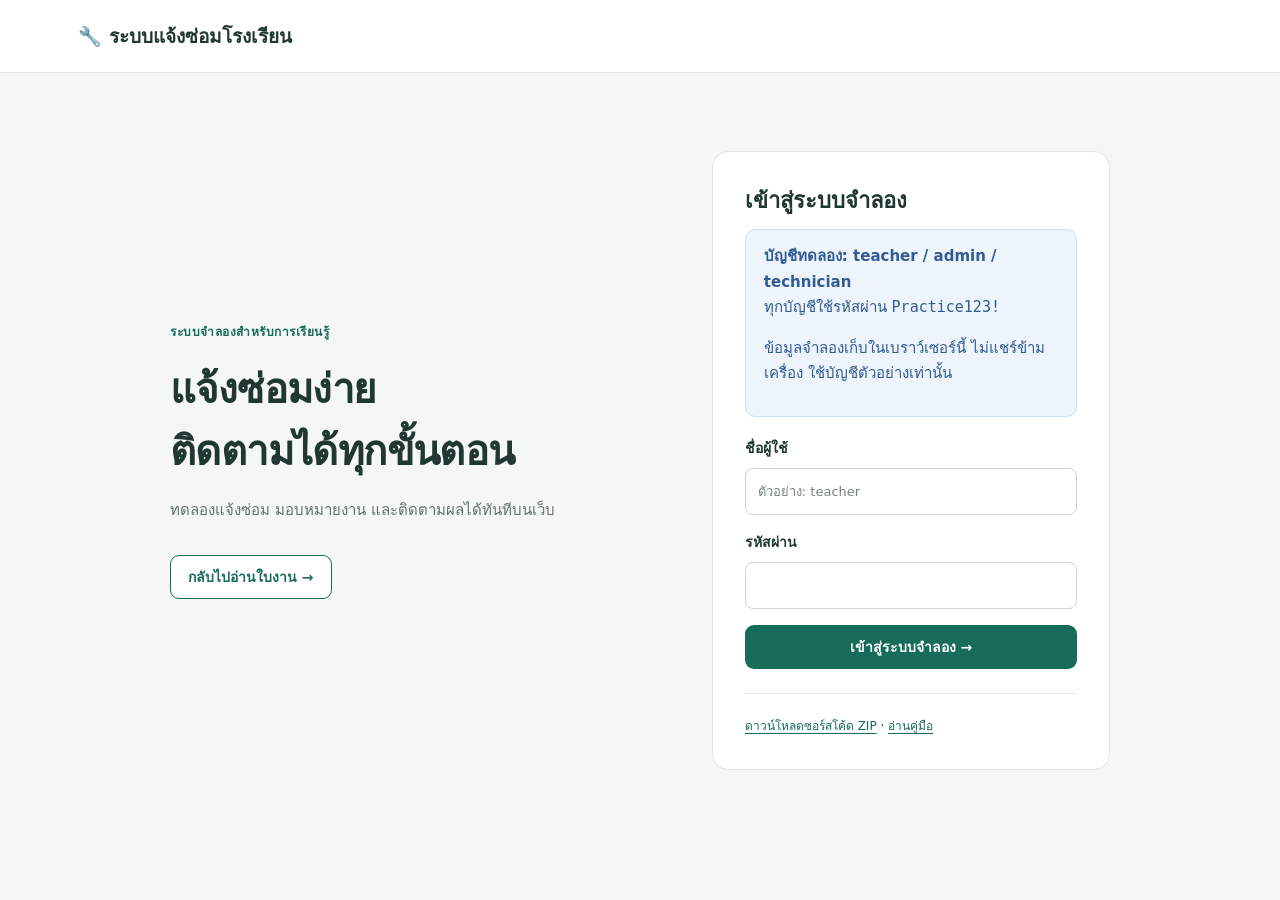
<file: pages/login.html>
<!doctype html>
<html lang="th">
<head>
  <meta charset="utf-8">
  <meta name="viewport" content="width=device-width, initial-scale=1">
  <title>เข้าสู่ระบบจำลอง · ระบบแจ้งซ่อมโรงเรียน</title>
  <link rel="stylesheet" href="../static/style.css">
  <script src="../static/demo-store.js?v=mock-2" defer></script>
  <script src="../static/login-preview.js?v=mock-2" defer></script>
</head>
<body>
  <header class="app-header"><div class="header-inner">
    <a class="brand" href="../">🔧 ระบบแจ้งซ่อมโรงเรียน</a>
  </div></header>
  <main class="container pb-5">
    <div class="login-layout">
      <div class="login-intro">
        <p class="eyebrow">ระบบจำลองสำหรับการเรียนรู้</p>
        <h1>แจ้งซ่อมง่าย<br>ติดตามได้ทุกขั้นตอน</h1>
        <p>ทดลองแจ้งซ่อม มอบหมายงาน และติดตามผลได้ทันทีบนเว็บ</p>
        <a class="btn btn-outline-primary" href="../">กลับไปอ่านใบงาน →</a>
      </div>
      <section class="card login-card p-4" aria-labelledby="login-heading">
        <h2 id="login-heading">เข้าสู่ระบบจำลอง</h2>
        <div class="alert alert-info">
          <strong>บัญชีทดลอง: teacher / admin / technician</strong>
          <p>ทุกบัญชีใช้รหัสผ่าน <code>Practice123!</code></p>
          <p>ข้อมูลจำลองเก็บในเบราว์เซอร์นี้ ไม่แชร์ข้ามเครื่อง ใช้บัญชีตัวอย่างเท่านั้น</p>
        </div>
        <form id="login-preview-form">
          <label class="form-label" for="username">ชื่อผู้ใช้</label>
          <input class="form-control mb-3" id="username" autocomplete="username" placeholder="ตัวอย่าง: teacher" required>
          <label class="form-label" for="password">รหัสผ่าน</label>
          <input class="form-control mb-3" id="password" type="password" autocomplete="current-password" required>
          <button class="btn btn-primary w-100" type="submit">เข้าสู่ระบบจำลอง →</button>
        </form>
        <p id="login-preview-result" class="alert alert-info mt-3" role="status" tabindex="-1" hidden></p>
        <noscript><p class="alert alert-info">เปิด JavaScript เพื่อใช้งานระบบจำลอง</p></noscript>
        <p class="login-help"><a href="../school-repair-source.zip" download>ดาวน์โหลดซอร์สโค้ด ZIP</a> · <a href="../README.html">อ่านคู่มือ</a></p>
      </section>
    </div>
  </main>
</body>
</html>
</file>
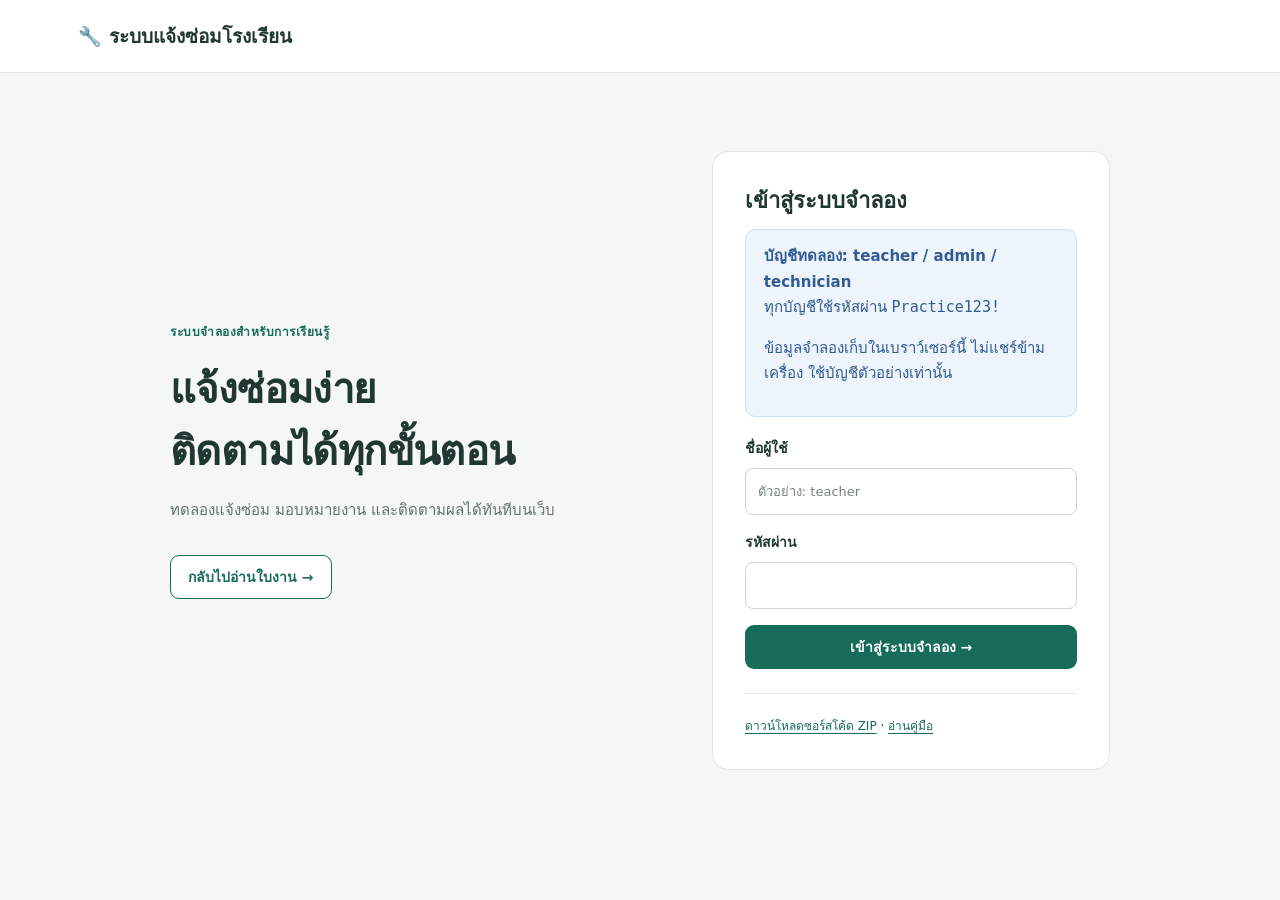
<file: pages/mock.html>
<!doctype html>
<html lang="th">
<head>
  <meta charset="utf-8">
  <meta name="viewport" content="width=device-width, initial-scale=1">
  <title>ระบบแจ้งซ่อมจำลอง · โรงเรียน</title>
  <link rel="stylesheet" href="../static/style.css">
  <link rel="stylesheet" href="../static/demo.css?v=mock-2">
  <script src="../static/demo-store.js?v=mock-2" defer></script>
  <script src="../static/demo-app.js?v=mock-2" defer></script>
</head>
<body>
  <a class="skip-link" href="#demo-content">ข้ามไปเนื้อหา</a>
  <header class="app-header">
    <div class="header-inner"><a class="brand" href="#dashboard">🔧 ระบบแจ้งซ่อมโรงเรียน</a><div id="demo-account" class="account"></div></div>
    <nav id="demo-nav" class="main-nav" aria-label="เมนูหลัก"></nav>
  </header>
  <main class="container pb-5">
    <p class="alert alert-info">ระบบจำลองสำหรับทดลองใช้งาน · ข้อมูลเก็บในเบราว์เซอร์นี้ ไม่แชร์ข้ามเครื่อง · ใช้บัญชีตัวอย่างเท่านั้น</p>
    <p id="demo-message" role="status" class="alert" hidden></p>
    <section id="demo-content" tabindex="-1"></section>
    <noscript>กรุณาเปิด JavaScript เพื่อใช้งานระบบจำลอง</noscript>
  </main>
  <footer class="app-footer"><a href="../">อ่านใบงาน</a> · <a href="../README.html">อ่านคู่มือ</a> · ระบบจำลอง GitHub Pages</footer>
</body>
</html>
</file>
<file: static/guide.css>
:root { color-scheme: light; --ink: #173b32; --muted: #5c7068; --green: #17654b; --line: #dce6df; }
* { box-sizing: border-box; }
html { scroll-behavior: smooth; scroll-padding-top: 28px; }
body { margin: 0; background: #f5f7f3; color: var(--ink); font: 16px/1.85 Tahoma, 'Segoe UI', sans-serif; }
a { color: var(--green); text-underline-offset: 4px; overflow-wrap: anywhere; }
a:hover { color: #0b4934; }
:focus-visible { outline: 3px solid #d08f2d; outline-offset: 4px; }
.guide-header { display: flex; justify-content: space-between; gap: 24px; padding: 20px max(24px, calc((100vw - 1180px) / 2)); border-bottom: 1px solid var(--line); background: #fff; }
.guide-header a { text-decoration: none; }
.brand { font-weight: 700; }
.guide-shell { max-width: 1180px; margin: auto; padding: 48px 24px 24px; }
.hero { padding: 38px 44px; border: 1px solid var(--line); border-radius: 24px; background: #eaf1e7; }
.eyebrow { margin: 0 0 12px; color: var(--green); font-size: 14px; font-weight: 700; }
.hero h1 { margin: 0; font-size: clamp(30px, 4vw, 46px); line-height: 1.4; letter-spacing: -1px; }
.hero-description { color: var(--muted); margin: 18px 0 24px; }
.hero-actions { display: flex; flex-wrap: wrap; gap: 12px; }
.button { display: inline-block; border: 1px solid var(--green); border-radius: 10px; padding: 10px 18px; font-size: 14px; font-weight: 700; text-decoration: none; }
.primary, .primary:hover { background: var(--green); color: white; }
.secondary { background: white; }
.notice { margin: 24px 0 0; max-width: 800px; color: var(--muted); font-size: 13px; }
.guide-layout { display: grid; grid-template-columns: 250px minmax(0, 1fr); gap: 36px; margin-top: 36px; align-items: start; }
.guide-sidebar { position: sticky; top: 24px; max-height: calc(100vh - 48px); overflow: auto; }
summary { cursor: pointer; font-weight: 700; padding: 8px 0; }
.toc ul { list-style: none; padding: 0; margin: 10px 0; }
.toc a { display: block; padding: 8px 12px; font-size: 13px; text-decoration: none; color: var(--muted); border-radius: 8px; }
.toc a:hover { background: #e5eee3; color: var(--green); }
.guide-content { min-width: 0; padding: 32px; background: #fff; border: 1px solid var(--line); border-radius: 16px; overflow-wrap: anywhere; }
.guide-content h1 { font-size: 24px; line-height: 1.55; margin: 0 0 20px; }
.guide-content h2 { font-size: 22px; line-height: 1.6; margin: 44px 0 20px; padding-top: 24px; border-top: 1px solid var(--line); }
.guide-content p { margin: 16px 0; }
.guide-content li { margin: 8px 0; }
.guide-content code { font: 0.88em/1.7 'SFMono-Regular', Consolas, monospace; background: #edf3ed; padding: 2px 5px; border-radius: 4px; }
.guide-content pre { margin: 20px 0; padding: 20px; background: #15362d; color: #eef6ef; border-radius: 12px; overflow: auto; }
.guide-content pre code { padding: 0; background: none; color: inherit; white-space: pre; }
.code-block { position: relative; }
.code-block pre { padding-top: 52px; }
.copy-button { position: absolute; top: 10px; right: 10px; color: #f0f7ef; background: #315347; border: 1px solid #678276; border-radius: 6px; padding: 4px 10px; font: inherit; font-size: 12px; cursor: pointer; }
.table-scroll { overflow-x: auto; margin: 20px 0; border: 1px solid var(--line); border-radius: 10px; }
table { border-collapse: collapse; width: 100%; font-size: 14px; }
th, td { text-align: left; vertical-align: top; padding: 12px 14px; border-bottom: 1px solid var(--line); min-width: 120px; }
th { background: #edf3eb; font-weight: 700; }
tr:last-child td { border-bottom: 0; }
footer { padding-top: 32px; text-align: center; color: var(--muted); font-size: 13px; }
.sr-only { position: absolute; width: 1px; height: 1px; overflow: hidden; clip-path: inset(50%); }
.skip-link { position: absolute; left: 16px; top: -100px; padding: 10px; background: white; z-index: 2; }
.skip-link:focus { top: 12px; }
@media (max-width: 820px) {
  .guide-layout { grid-template-columns: 1fr; gap: 20px; }
  .guide-sidebar { position: static; max-height: none; padding: 16px 20px; background: #eaf1e7; border-radius: 12px; }
  .hero { padding: 28px 24px; }
  .guide-content { padding: 24px; }
}
@media (max-width: 480px) {
  .guide-shell { padding: 24px 12px; }
  .guide-header { padding: 16px; font-size: 13px; gap: 12px; }
  .hero { padding: 24px 20px; }
  .guide-content { padding: 20px 16px; }
  .hero-actions .button { width: 100%; text-align: center; }
}
@media (prefers-reduced-motion: reduce) { html { scroll-behavior: auto; } }
@media print {
  body { background: white; font-size: 11pt; }
  .guide-header, .guide-sidebar, .hero-actions, .copy-button, footer { display: none; }
  .guide-shell, .hero, .guide-content { padding: 0; border: 0; }
  .hero { background: none; }
  .guide-layout { display: block; }
  pre, .guide-content pre { white-space: pre-wrap; background: #eee; color: black; }
  .guide-content pre code { white-space: pre-wrap; }
  .table-scroll { overflow: visible; }
}
</file>
<file: static/style.css>
:root {
  --primary: #176b59;
  --primary-dark: #105443;
  --ink: #203732;
  --muted: #61736d;
  --line: #dfe7e3;
  --surface: #fff;
  --bg: #f4f7f5;
  --radius: 16px;
}
* {
  box-sizing: border-box;
}
body {
  margin: 0;
  background: var(--bg);
  color: var(--ink);
  font-family: Tahoma, "Leelawadee UI", system-ui, sans-serif;
  font-size: 15px;
  line-height: 1.7;
}
a {
  color: var(--primary);
  text-underline-offset: 3px;
}
button,
input,
select,
textarea {
  font: inherit;
}
button,
a,
input,
select,
textarea {
  -webkit-tap-highlight-color: transparent;
}
button {
  cursor: pointer;
}
h1,
h2,
h3,
p {
  margin-top: 0;
}
h1 {
  font-size: 30px;
  line-height: 1.35;
  letter-spacing: -0.6px;
  margin-bottom: 10px;
}
h2 {
  font-size: 22px;
  line-height: 1.5;
  margin-bottom: 12px;
}
h3,
.h3 {
  font-size: 26px;
}
.h5 {
  font-size: 18px;
}
.text-secondary,
small {
  color: var(--muted);
}
:focus-visible {
  outline: 3px solid #c28021;
  outline-offset: 4px;
}
.container {
  max-width: 1180px;
  margin: 0 auto;
  padding: 36px 28px;
}
.app-header {
  background: var(--surface);
  border-bottom: 1px solid var(--line);
}
.header-inner {
  max-width: 1180px;
  margin: auto;
  display: flex;
  align-items: center;
  justify-content: space-between;
  padding: 20px 28px;
  gap: 20px;
}
.brand {
  display: flex;
  gap: 12px;
  align-items: center;
  text-decoration: none;
  color: var(--ink);
  font-weight: bold;
  font-size: 19px;
}
.brand-icon {
  display: grid;
  place-items: center;
  width: 46px;
  height: 46px;
  background: #e8f3ec;
  border-radius: 13px;
}
.brand small,
.account small {
  display: block;
  font-weight: normal;
  font-size: 12px;
}
.account {
  display: flex;
  align-items: center;
  gap: 20px;
  font-size: 13px;
}
.main-nav {
  max-width: 1180px;
  margin: auto;
  display: flex;
  gap: 8px;
  padding: 0 28px;
}
.main-nav a {
  padding: 14px 18px;
  text-decoration: none;
  color: var(--muted);
  border-bottom: 3px solid transparent;
  font-weight: bold;
}
.main-nav a:hover {
  color: var(--primary);
  background: #f4f8f5;
}
.main-nav a[aria-current] {
  color: var(--primary);
  border-bottom-color: var(--primary);
}
.app-footer {
  text-align: center;
  font-size: 12px;
  color: var(--muted);
  padding: 24px;
}
.skip-link {
  position: absolute;
  left: 16px;
  top: -80px;
  background: white;
  padding: 12px;
  z-index: 10;
}
.skip-link:focus {
  top: 12px;
}
.page-heading {
  display: flex;
  justify-content: space-between;
  align-items: center;
  gap: 20px;
  margin-bottom: 28px;
}
.page-heading p:last-child {
  margin-bottom: 0;
}
.eyebrow {
  font-size: 12px;
  font-weight: bold;
  color: var(--primary);
  letter-spacing: 0.5px;
  margin-bottom: 8px;
}
.btn {
  display: inline-flex;
  align-items: center;
  justify-content: center;
  gap: 6px;
  min-height: 44px;
  border: 1px solid transparent;
  border-radius: 9px;
  padding: 9px 17px;
  text-decoration: none;
  font-weight: bold;
  font-size: 14px;
  line-height: 1.6;
  background: white;
  white-space: nowrap;
  color: var(--ink);
  transition: background 0.15s;
}
.btn-primary,
.btn-success {
  background: var(--primary);
  color: #fff;
}
.btn-primary:hover,
.btn-success:hover {
  background: var(--primary-dark);
}
.btn-outline-secondary {
  border-color: #cbd7d0;
  color: #465b52;
}
.btn-outline-primary,
.btn-outline-success {
  border-color: var(--primary);
  color: var(--primary);
}
.btn-outline-secondary:hover,
.btn-outline-primary:hover,
.btn-outline-success:hover {
  background: #ecf4ee;
}
.btn-sm {
  font-size: 12px;
  padding: 7px 12px;
}
.card {
  background: var(--surface);
  border: 1px solid var(--line);
  border-radius: var(--radius);
  overflow-wrap: anywhere;
}
.stats-grid {
  display: grid;
  grid-template-columns: repeat(5, minmax(0, 1fr));
  gap: 14px;
  margin-bottom: 28px;
}
.stat-card {
  display: flex;
  flex-direction: column;
  background: white;
  border: 1px solid var(--line);
  border-radius: var(--radius);
  padding: 22px;
  text-decoration: none;
  color: var(--ink);
  box-shadow: 0 3px 8px #21392d03;
}
.stat-card:hover {
  border-color: var(--primary);
  background: #fbfdfb;
}
.stat-card > span {
  font-size: 13px;
  display: flex;
  align-items: center;
  gap: 7px;
}
.stat-card strong {
  font-size: 38px;
  line-height: 1.3;
  margin: 16px 0;
}
.stat-card small {
  font-size: 12px;
}
.status-dot {
  width: 8px;
  height: 8px;
  background: currentColor;
  border-radius: 50%;
  flex-shrink: 0;
}
.stat-pending > span {
  color: #8c5b12;
}
.stat-accepted > span {
  color: #315b94;
}
.stat-in_progress > span {
  color: #705299;
}
.stat-completed > span {
  color: var(--primary);
}
.dashboard-guide {
  padding: 32px;
  display: grid;
  grid-template-columns: 1.3fr 1fr;
  gap: 44px;
}
.workflow-guide {
  counter-reset: step;
  list-style: none;
  padding: 0;
  margin: 0;
  display: flex;
  flex-direction: column;
  gap: 22px;
}
.workflow-guide li {
  counter-increment: step;
  position: relative;
  padding-left: 48px;
}
.workflow-guide li:before {
  content: counter(step);
  position: absolute;
  left: 0;
  top: 0;
  width: 32px;
  height: 32px;
  border: 1px solid #ccdfd1;
  background: #edf5ef;
  border-radius: 50%;
  display: grid;
  place-items: center;
  color: var(--primary);
  font-size: 13px;
  font-weight: bold;
}
.workflow-guide strong,
.workflow-guide span {
  display: block;
}
.workflow-guide span {
  font-size: 13px;
  color: var(--muted);
}
.scope-note {
  font-size: 12px;
  color: var(--muted);
  margin: 18px 0;
}
.filter-panel {
  padding: 22px;
  margin-bottom: 22px;
}
.filter-grid {
  display: flex;
  align-items: end;
  gap: 12px;
  flex-wrap: wrap;
}
.filter-grid > div:first-child {
  flex: 2;
  min-width: 240px;
}
.filter-grid > div:nth-child(2) {
  flex: 1;
  min-width: 180px;
}
.form-label {
  display: block;
  font-weight: bold;
  font-size: 14px;
  margin-bottom: 7px;
}
.form-control,
.form-select {
  display: block;
  width: 100%;
  min-height: 46px;
  border: 1px solid #cbd7d0;
  border-radius: 8px;
  padding: 10px 12px;
  background: white;
  color: var(--ink);
  max-width: 100%;
}
.form-control::placeholder {
  color: #74847d;
  font-size: 13px;
}
.form-control:focus,
.form-select:focus {
  border-color: var(--primary);
}
textarea {
  resize: vertical;
}
input[type="file"] {
  font-size: 13px;
}
input::file-selector-button {
  border: 0;
  background: #e8f2ec;
  color: var(--primary);
  padding: 6px 10px;
  border-radius: 5px;
  margin-right: 10px;
}
.form-hint {
  display: block;
  font-size: 12px;
  color: var(--muted);
  margin-top: 7px;
}
.results-panel {
  overflow: hidden;
}
.results-heading {
  display: flex;
  align-items: center;
  justify-content: space-between;
  padding: 20px 22px;
  gap: 12px;
}
.results-heading h2 {
  margin: 0;
}
.count {
  font-size: 12px;
  background: #eef4ef;
  color: #536a5e;
  border-radius: 20px;
  padding: 5px 10px;
  white-space: nowrap;
  margin-left: 8px;
}
.table-responsive {
  overflow-x: auto;
}
.table {
  width: 100%;
  border-collapse: collapse;
  text-align: left;
  margin-bottom: 0;
  font-size: 13px;
}
.table th {
  background: #f7faf8;
  color: var(--muted);
  font-size: 12px;
  font-weight: bold;
  padding: 13px 18px;
  border-bottom: 1px solid var(--line);
  white-space: nowrap;
}
.table td {
  padding: 18px;
  border-bottom: 1px solid #eaf0ec;
  vertical-align: middle;
}
.table tr:last-child td {
  border-bottom: 0;
}
.table tbody tr:hover {
  background: #fafcfb;
}
.request-link {
  font-weight: bold;
  text-decoration: none;
  white-space: nowrap;
}
.request-link:hover {
  text-decoration: underline;
}
.cell-note {
  display: block;
  font-size: 12px;
  margin-top: 3px;
}
.status-badge {
  display: inline-block;
  font-size: 12px;
  font-weight: bold;
  padding: 5px 10px;
  border-radius: 20px;
  white-space: nowrap;
}
.status-pending {
  background: #fff3dc;
  color: #80500a;
}
.status-accepted {
  background: #eaf1fb;
  color: #315b94;
}
.status-in_progress {
  background: #f1ebfa;
  color: #705299;
}
.status-completed {
  background: #e7f4eb;
  color: #176b43;
}
.urgency-high {
  color: #a53d32;
  font-weight: bold;
}
.urgency-high:before {
  content: "● ";
  font-size: 9px;
}
.urgency-low {
  color: var(--muted);
}
.empty-state {
  text-align: center;
  padding: 48px 22px;
}
.empty-state > span {
  display: block;
  margin: auto auto 18px;
  font-size: 34px;
  color: var(--primary);
  background: #edf5ef;
  border-radius: 50%;
  width: 64px;
  height: 64px;
}
.empty-state h2 {
  font-size: 19px;
}
.empty-state p {
  color: var(--muted);
  font-size: 14px;
}
.login-layout {
  display: grid;
  grid-template-columns: 1.2fr 1fr;
  gap: 64px;
  align-items: center;
  max-width: 940px;
  margin: 42px auto;
}
.login-intro h1 {
  font-size: 40px;
  line-height: 1.55;
  margin: 16px 0;
}
.login-intro > p:not(.eyebrow) {
  color: var(--muted);
  margin-bottom: 32px;
}
.login-card {
  max-width: 440px;
  width: 100%;
  padding: 32px !important;
}
.login-help {
  font-size: 12px;
  padding-top: 22px;
  border-top: 1px solid var(--line);
  margin: 24px 0 0;
}
.password-field {
  position: relative;
}
.password-field input {
  padding-right: 80px;
}
.password-toggle {
  position: absolute;
  right: 4px;
  top: 4px;
  bottom: 4px;
  border: 0;
  border-radius: 6px;
  background: #f0f5f1;
  color: var(--primary);
  padding: 0 12px;
  font-size: 12px;
}
.alert {
  padding: 14px 18px;
  border: 1px solid;
  border-radius: 10px;
  margin-bottom: 20px;
}
.alert-danger {
  background: #fff0ed;
  color: #963526;
  border-color: #efcbc3;
}
.alert-info {
  background: #edf4fc;
  color: #315b94;
  border-color: #d0def0;
}
.alert-success {
  background: #e7f4eb;
  color: #176b43;
  border-color: #c6e4d0;
}
.repair-image {
  width: 100%;
  height: 160px;
  object-fit: cover;
  border-radius: 10px;
}
.preserve-lines {
  white-space: pre-wrap;
  overflow-wrap: anywhere;
}
.back-link {
  display: inline-block;
  margin-bottom: 20px;
  text-decoration: none;
  font-size: 13px;
}
.progress-track {
  display: grid;
  grid-template-columns: repeat(4, 1fr);
  list-style: none;
  padding: 0;
  margin: 0 0 24px;
  gap: 8px;
}
.progress-track li {
  font-size: 12px;
  color: var(--muted);
  border-top: 4px solid var(--line);
  padding: 12px 4px;
}
.progress-track li.done {
  border-color: var(--primary);
  color: var(--primary);
  font-weight: bold;
}
.form-layout {
  display: grid;
  grid-template-columns: minmax(0, 2.5fr) minmax(220px, 1fr);
  gap: 24px;
  align-items: start;
}
.form-aside {
  padding: 24px;
  background: #eaf3ed;
  border-radius: 16px;
}
.form-aside h2 {
  font-size: 17px;
}
.form-aside p,
.form-aside li {
  font-size: 13px;
  color: #4b6657;
}
.form-section {
  margin: 0 0 20px;
  padding-bottom: 14px;
  border-bottom: 1px solid var(--line);
  font-size: 18px;
}
.form-actions {
  border-top: 1px solid var(--line);
  padding-top: 22px;
}
.upload-preview {
  max-width: 100%;
  max-height: 240px;
  object-fit: contain;
  border-radius: 10px;
  margin-top: 12px;
}
.visually-hidden {
  position: absolute !important;
  width: 1px !important;
  height: 1px !important;
  padding: 0 !important;
  margin: -1px !important;
  overflow: hidden !important;
  clip: rect(0, 0, 0, 0) !important;
  white-space: nowrap !important;
  border: 0 !important;
}
.row {
  display: flex;
  flex-wrap: wrap;
  margin: 0 -8px;
}
.row > * {
  width: 100%;
  padding: 0 8px;
}
.g-3 > * {
  margin-bottom: 16px;
}
.g-2 > * {
  margin-bottom: 10px;
}
.col-6 {
  width: 50%;
}
.col-12 {
  width: 100%;
}
.d-flex {
  display: flex;
}
.flex-wrap {
  flex-wrap: wrap;
}
.justify-content-between {
  justify-content: space-between;
}
.align-items-center {
  align-items: center;
}
.align-self-end {
  align-self: flex-end;
}
.gap-2 {
  gap: 8px;
}
.gap-3 {
  gap: 16px;
}
.p-3 {
  padding: 20px;
}
.p-4 {
  padding: 28px;
}
.py-3 {
  padding-top: 16px;
  padding-bottom: 16px;
}
.py-4 {
  padding-top: 24px;
  padding-bottom: 24px;
}
.pb-5 {
  padding-bottom: 48px;
}
.mb-0 {
  margin-bottom: 0;
}
.mb-2 {
  margin-bottom: 8px;
}
.mb-3 {
  margin-bottom: 16px;
}
.mb-4 {
  margin-bottom: 24px;
}
.mt-3 {
  margin-top: 16px;
}
.mt-4 {
  margin-top: 24px;
}
.mx-auto {
  margin-left: auto;
  margin-right: auto;
}
.w-100 {
  width: 100%;
}
.border-bottom {
  border-bottom: 1px solid var(--line);
}
.text-center {
  text-align: center;
}
[hidden] {
  display: none !important;
}

@media (min-width: 768px) {
  .col-md-6 {
    width: 50%;
  }
  .col-md-3 {
    width: 25%;
  }
}

@media (max-width: 1000px) {
  .stats-grid {
    grid-template-columns: repeat(3, minmax(0, 1fr));
  }
  .stats-grid > .stat-card:first-child {
    grid-column: span 2;
  }
  .login-layout {
    gap: 32px;
  }
  .login-intro h1 {
    font-size: 32px;
  }
  .form-layout {
    grid-template-columns: 1fr;
  }
  .form-aside {
    order: -1;
  }
}

@media (max-width: 650px) {
  body {
    font-size: 14px;
  }
  .container {
    padding: 24px 16px;
  }
  .header-inner {
    padding: 16px;
    align-items: flex-start;
    gap: 12px;
  }
  .brand {
    font-size: 15px;
    gap: 8px;
  }
  .brand-icon {
    width: 36px;
    height: 36px;
  }
  .brand small {
    font-size: 10px;
  }
  .account {
    flex-direction: column;
    align-items: flex-end;
    gap: 8px;
    max-width: 45%;
    text-align: right;
  }
  .account strong {
    overflow-wrap: anywhere;
  }
  .main-nav {
    padding: 0 8px;
    gap: 0;
    overflow-x: auto;
  }
  .main-nav a {
    font-size: 12px;
    padding: 12px;
    white-space: nowrap;
    min-height: 48px;
  }
  .page-heading {
    align-items: flex-start;
    flex-direction: column;
    gap: 16px;
    margin-bottom: 22px;
  }
  h1 {
    font-size: 25px;
  }
  .stats-grid {
    grid-template-columns: repeat(2, minmax(0, 1fr));
    gap: 10px;
  }
  .stat-card {
    padding: 18px;
  }
  .stat-card strong {
    font-size: 32px;
    margin: 10px 0;
  }
  .dashboard-guide {
    grid-template-columns: 1fr;
    gap: 28px;
    padding: 24px;
  }
  .filter-panel {
    padding: 16px;
  }
  .filter-grid {
    gap: 12px;
  }
  .filter-grid > div:first-child,
  .filter-grid > div:nth-child(2) {
    min-width: 100%;
  }
  .filter-grid > .btn {
    flex: 1;
  }
  .results-heading {
    padding: 16px;
    align-items: flex-start;
    flex-wrap: wrap;
  }
  .count {
    display: inline-block;
    margin-left: 0;
  }
  .repair-table thead {
    position: absolute;
    width: 1px;
    height: 1px;
    overflow: hidden;
    clip-path: inset(50%);
  }
  .repair-table,
  .repair-table tbody,
  .repair-table tr,
  .repair-table td {
    display: block;
    width: 100%;
  }
  .repair-table tr {
    padding: 14px 16px;
    border-top: 1px solid var(--line);
  }
  .repair-table td {
    display: flex;
    justify-content: space-between;
    gap: 12px;
    border: 0;
    padding: 6px 0;
    text-align: right;
    flex-wrap: wrap;
  }
  .repair-table td:before {
    content: attr(data-label);
    text-align: left;
    color: var(--muted);
    font-size: 12px;
  }
  .repair-table .cell-note {
    width: 100%;
    margin-top: 0;
  }
  .login-layout {
    display: flex;
    flex-direction: column;
    margin: 8px auto;
    gap: 24px;
    align-items: stretch;
  }
  .login-intro h1 {
    font-size: 29px;
  }
  .login-intro .workflow-guide {
    display: none;
  }
  .login-intro > p:not(.eyebrow) {
    margin-bottom: 0;
  }
  .login-card {
    max-width: none;
    padding: 24px !important;
  }
  .p-4 {
    padding: 20px;
  }
  .progress-track {
    gap: 6px;
  }
  .progress-track li {
    font-size: 11px;
  }
  .form-actions {
    flex-wrap: wrap;
  }
  .app-footer {
    padding: 20px 16px;
  }
  .table:not(.repair-table) {
    min-width: 500px;
  }
}

@media (prefers-reduced-motion: reduce) {
  * {
    transition: none !important;
  }
}
</file>
<file: static/demo.css>
.demo-heading { display:flex; flex-wrap:wrap; align-items:center; justify-content:space-between; gap:16px; margin:24px 0; }
.demo-grid { display:grid; grid-template-columns:repeat(4,minmax(0,1fr)); gap:16px; margin:24px 0; }
.demo-stat { padding:20px; }
.demo-stat strong { display:block; font-size:32px; color:#316d59; }
.demo-table { overflow-x:auto; }
.demo-table table { width:100%; border-collapse:collapse; }
.demo-table th,.demo-table td { padding:14px; border-bottom:1px solid #dce5df; text-align:left; vertical-align:top; }
.demo-table th { white-space:nowrap; background:#edf3ee; }
.demo-form { display:grid; gap:16px; max-width:760px; }
.demo-filters { display:flex; gap:12px; flex-wrap:wrap; margin-bottom:20px; }
.demo-filters input { flex:1; min-width:180px; }
.demo-filters select { width:auto; }
.demo-panel { padding:24px; margin-bottom:20px; }
.demo-details { display:grid; grid-template-columns:repeat(2,minmax(0,1fr)); gap:12px; }
.demo-text { white-space:pre-wrap; overflow-wrap:anywhere; }
.demo-status { display:inline-block; padding:4px 10px; border-radius:20px; font-size:13px; background:#edf3ee; color:#255341; white-space:nowrap; }
.demo-status.pending { background:#fff2d6; color:#76520a; }
.demo-status.in_progress { background:#e4efff; color:#2a5592; }
.demo-status.completed { background:#dff2e5; color:#24633a; }
.demo-comment { border-top:1px solid #dce5df; padding:16px 0; }
.sr-only { position:absolute; width:1px; height:1px; overflow:hidden; clip-path:inset(50%); }
@media(max-width:650px) { .demo-grid { grid-template-columns:repeat(2,minmax(0,1fr)); } .demo-details { grid-template-columns:1fr; } .demo-panel { padding:18px; } }
@media print { .main-nav, .account, #demo-message, form, button, .app-footer { display:none; } .card { box-shadow:none; } }
</file>
